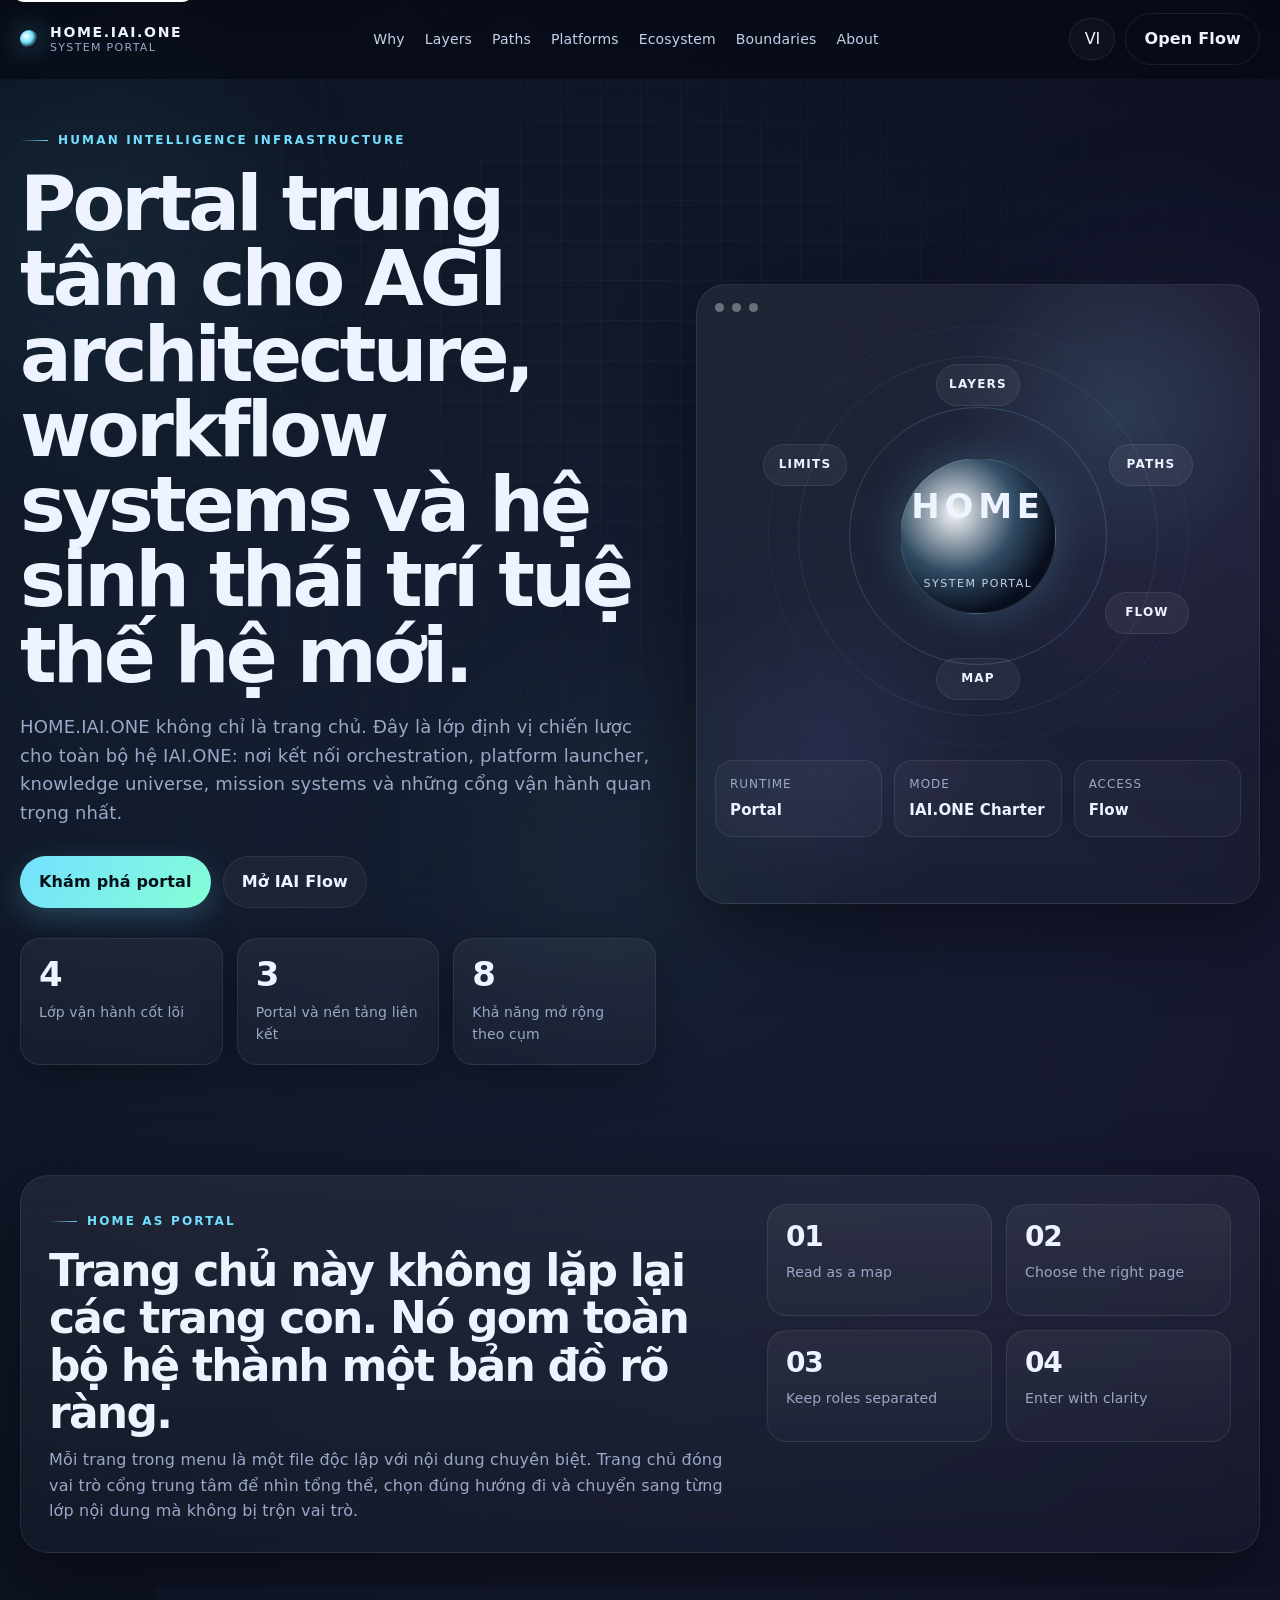
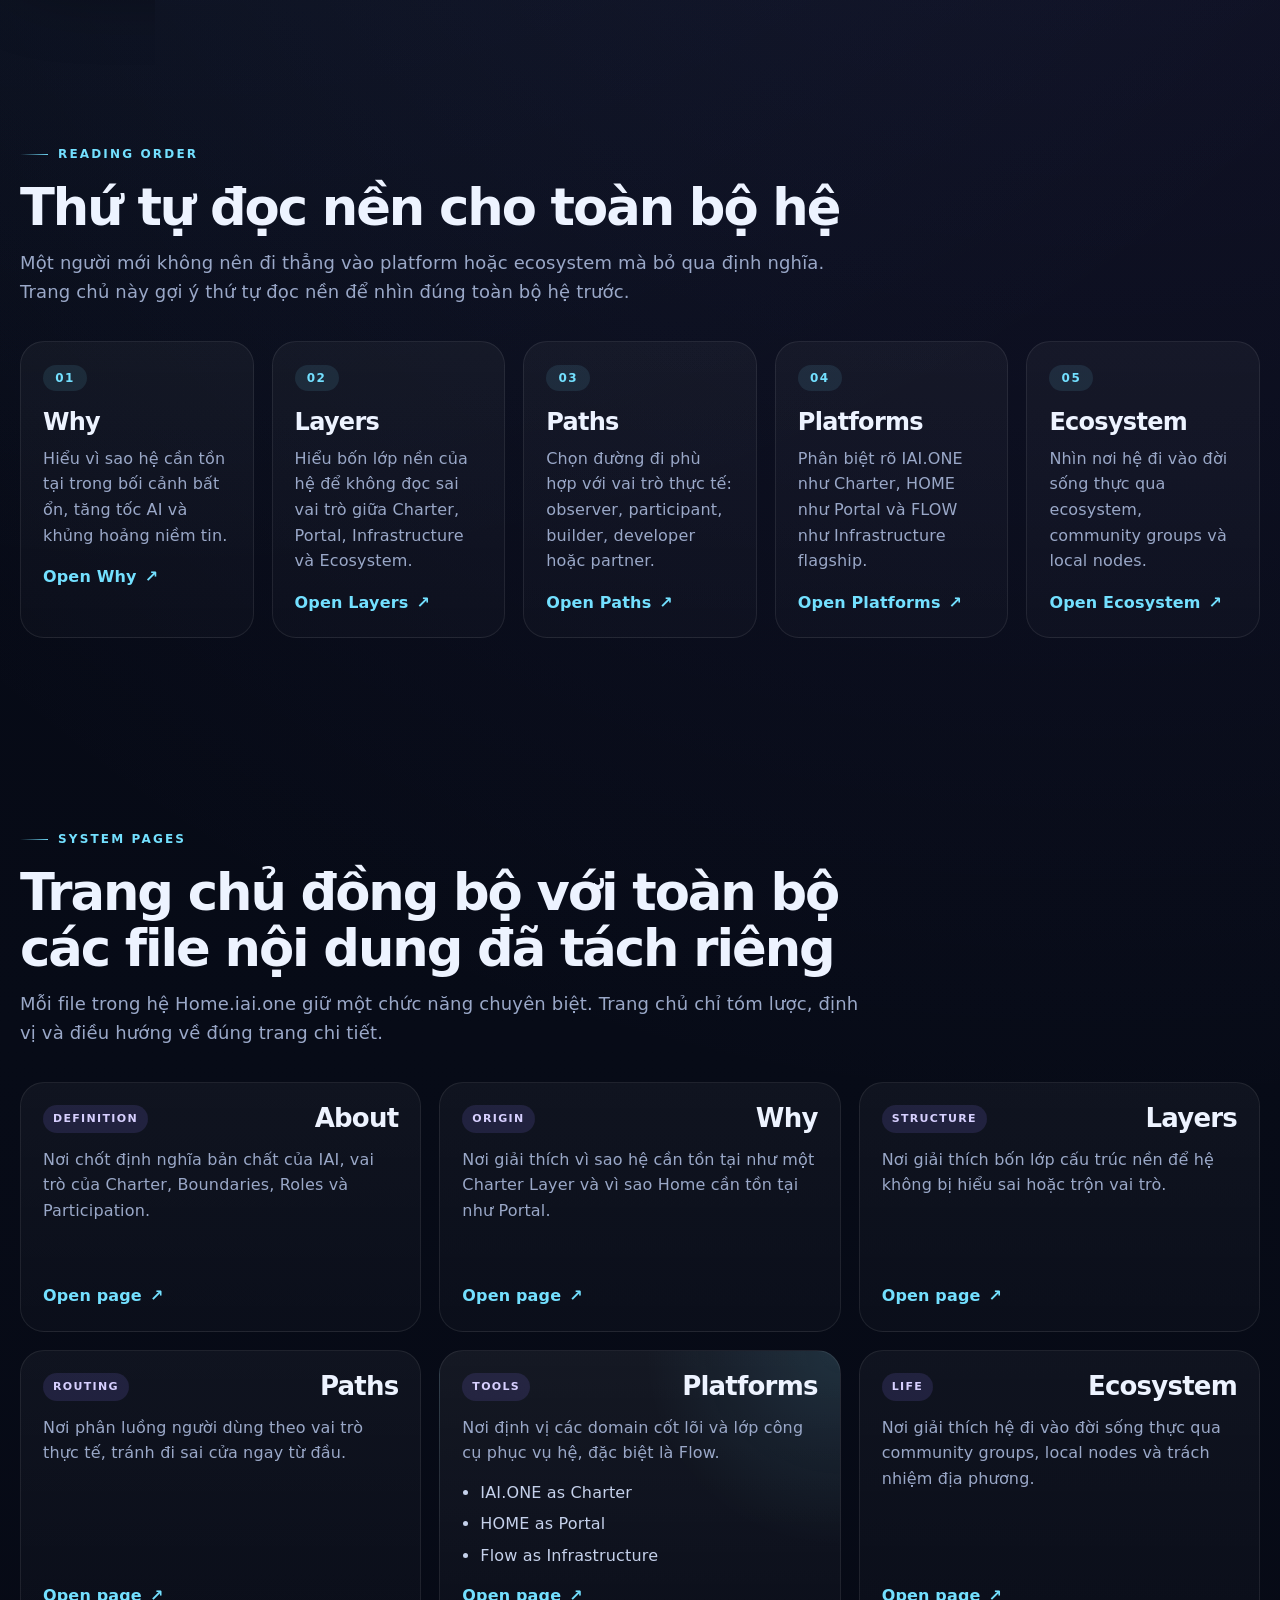
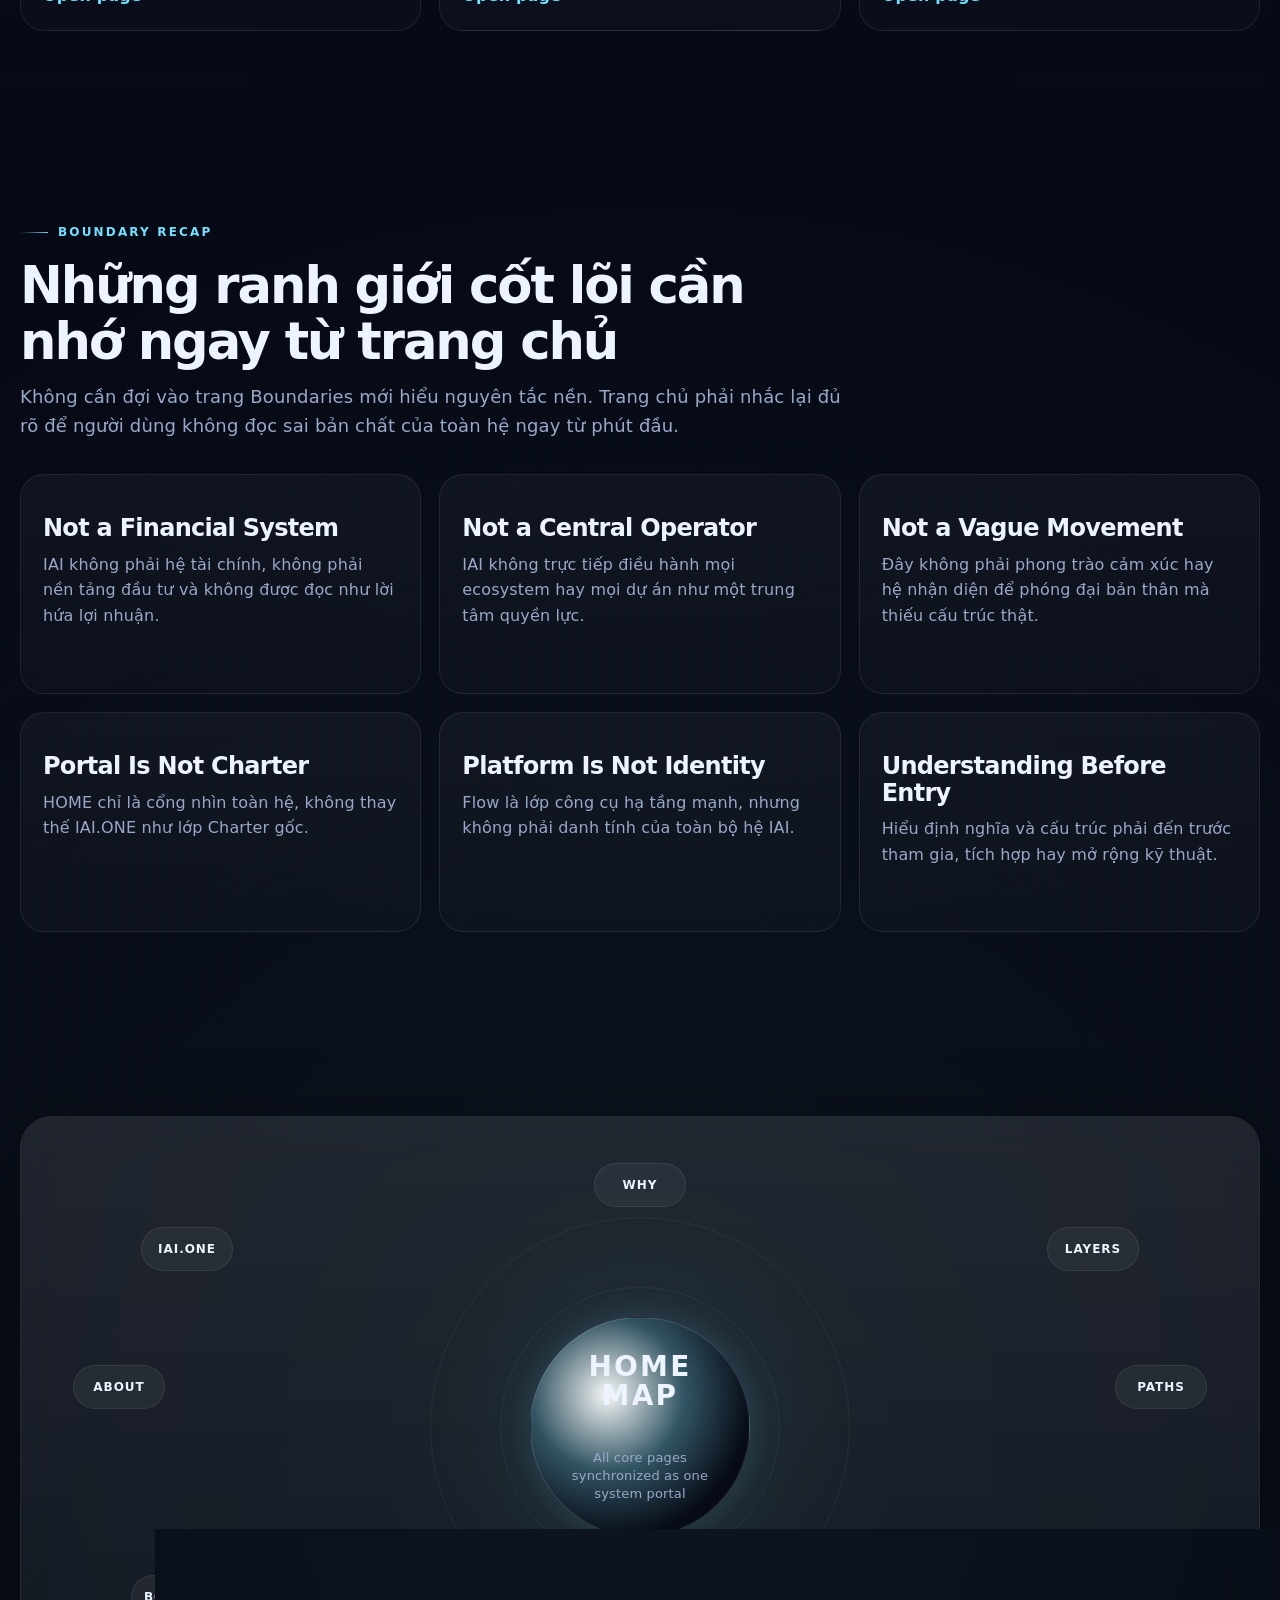
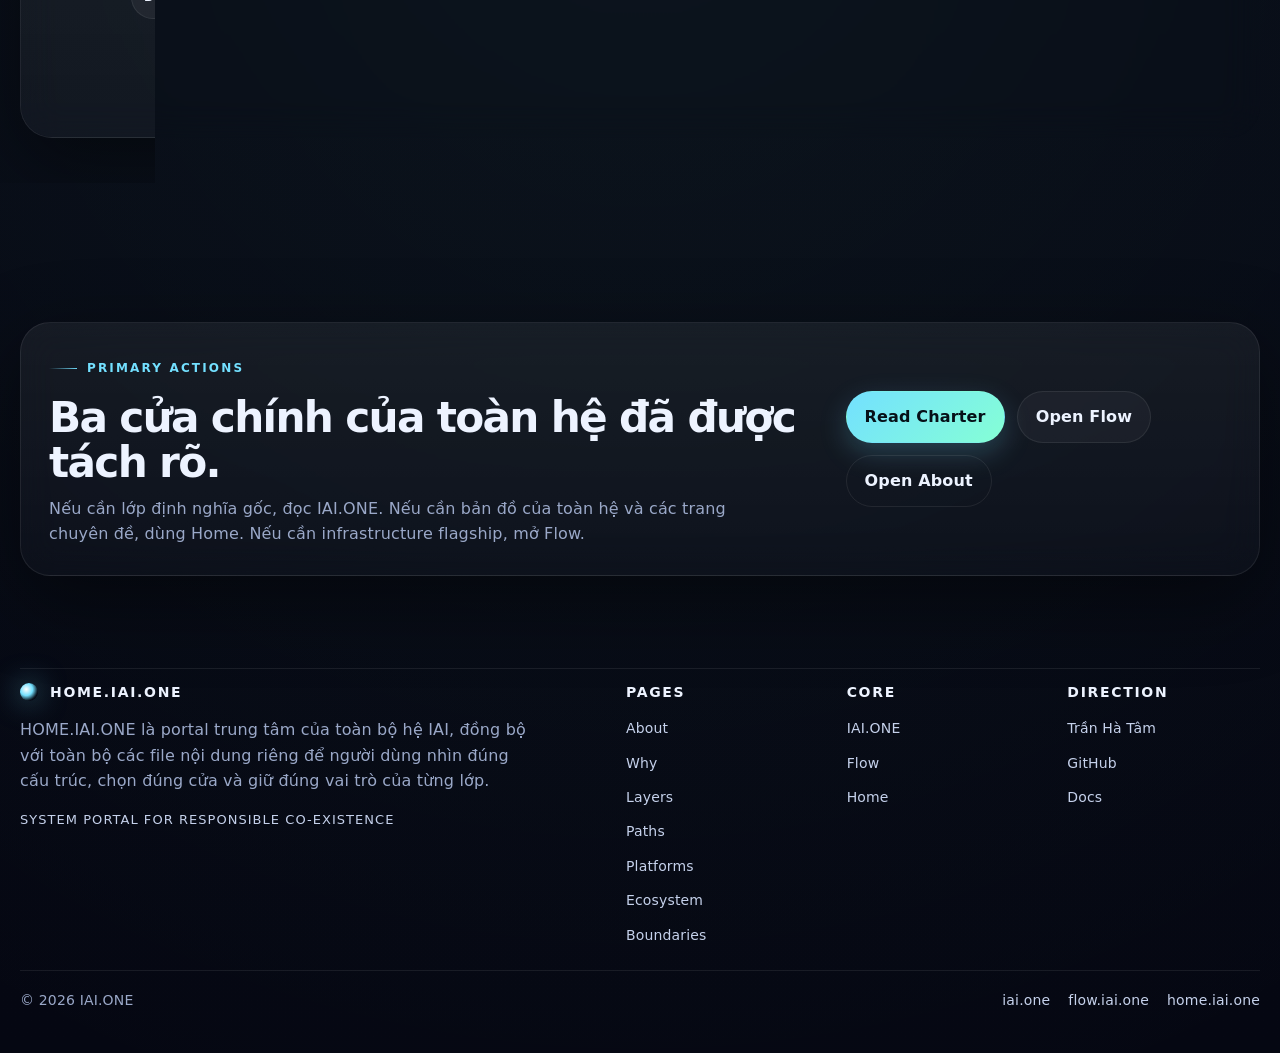
<file: index.html>
<!doctype html>
<html lang="vi">
<head>
  <meta charset="utf-8" />
  <meta name="viewport" content="width=device-width,initial-scale=1,viewport-fit=cover" />
  <meta name="theme-color" content="#060816" />
  <meta name="color-scheme" content="dark" />
  <meta name="format-detection" content="telephone=no" />

  <title>HOME.IAI.ONE — System Portal for Charter, Ecosystem, Community and Infrastructure</title>
  <meta
    name="description"
    content="HOME.IAI.ONE là system portal trung tâm của toàn bộ hệ IAI: nơi kết nối Charter, Ecosystem, Community và Infrastructure thành một bản đồ rõ ràng, có trách nhiệm và có thể đi vào đúng cửa."
  />
  <meta
    name="keywords"
    content="IAI.ONE, HOME.IAI.ONE, system portal, charter, ecosystem, community, infrastructure, AI workflow, Flow, AGI portal"
  />
  <meta name="robots" content="index,follow,max-image-preview:large,max-snippet:-1,max-video-preview:-1" />
  <link rel="canonical" href="https://home.iai.one/" />

  <meta property="og:type" content="website" />
  <meta property="og:site_name" content="IAI.ONE" />
  <meta property="og:title" content="HOME.IAI.ONE — System Portal for Charter, Ecosystem, Community and Infrastructure" />
  <meta
    property="og:description"
    content="Portal trung tâm giúp người dùng hiểu IAI Charter, Ecosystem, Community và Infrastructure theo đúng cấu trúc toàn hệ."
  />
  <meta property="og:url" content="https://home.iai.one/" />
  <meta property="og:image" content="https://home.iai.one/assets/og-home.jpg" />
  <meta property="og:locale" content="vi_VN" />

  <meta name="twitter:card" content="summary_large_image" />
  <meta name="twitter:title" content="HOME.IAI.ONE — System Portal for Charter, Ecosystem, Community and Infrastructure" />
  <meta
    name="twitter:description"
    content="Portal trung tâm giúp người dùng nhìn thấy toàn bộ cấu trúc của hệ IAI và đi vào đúng lớp hệ thống."
  />
  <meta name="twitter:image" content="https://home.iai.one/assets/og-home.jpg" />

  <link rel="stylesheet" href="./style.css" />
  <script defer src="./app.js"></script>

  <script type="application/ld+json">
  {
    "@context":"https://schema.org",
    "@type":"WebSite",
    "name":"HOME.IAI.ONE",
    "url":"https://home.iai.one/",
    "description":"HOME.IAI.ONE là system portal trung tâm của toàn bộ hệ IAI: nơi kết nối Charter, Ecosystem, Community và Infrastructure thành một bản đồ rõ ràng, có trách nhiệm và có thể đi vào đúng cửa.",
    "publisher":{
      "@type":"Organization",
      "name":"IAI.ONE",
      "url":"https://iai.one/"
    }
  }
  </script>
</head>
<body data-page="home">
  <a class="skip-link" href="#main">Bỏ qua điều hướng</a>

  <div class="site-bg" aria-hidden="true">
    <div class="bg-grid"></div>
    <div class="bg-orb orb-a"></div>
    <div class="bg-orb orb-b"></div>
    <div class="bg-orb orb-c"></div>
  </div>

  <header class="site-header" data-header>
    <div class="container header-inner">
      <a class="brand" href="./index.html" aria-label="HOME.IAI.ONE">
        <span class="brand-mark"></span>
        <span class="brand-copy">
          <strong>HOME.IAI.ONE</strong>
          <em>System Portal</em>
        </span>
      </a>

      <nav class="desktop-nav" aria-label="Điều hướng chính">
        <a href="./why.html">Why</a>
        <a href="./layers.html">Layers</a>
        <a href="./paths.html">Paths</a>
        <a href="./platforms.html">Platforms</a>
        <a href="./ecosystem.html">Ecosystem</a>
        <a href="./boundaries.html">Boundaries</a>
        <a href="./about.html">About</a>
      </nav>

      <div class="header-actions">
        <button class="lang-toggle" type="button" data-lang-toggle aria-label="Chuyển đổi ngôn ngữ">
          <span data-lang-label>VI</span>
        </button>

        <a class="button button-ghost desktop-only" href="https://flow.iai.one/" target="_blank" rel="noopener">
          Open Flow
        </a>

        <button
          class="menu-toggle"
          type="button"
          data-menu-toggle
          aria-expanded="false"
          aria-controls="mobileMenu"
          aria-label="Mở menu"
        >
          <span></span>
          <span></span>
        </button>
      </div>
    </div>

    <div class="mobile-menu" id="mobileMenu" data-mobile-menu>
      <nav class="mobile-nav" aria-label="Điều hướng di động">
        <a href="./why.html">Why</a>
        <a href="./layers.html">Layers</a>
        <a href="./paths.html">Paths</a>
        <a href="./platforms.html">Platforms</a>
        <a href="./ecosystem.html">Ecosystem</a>
        <a href="./boundaries.html">Boundaries</a>
        <a href="./about.html">About</a>
        <a href="https://iai.one/" target="_blank" rel="noopener">Read Charter</a>
        <a href="https://flow.iai.one/" target="_blank" rel="noopener">Open Flow</a>
      </nav>
    </div>
  </header>

  <main id="main">
    <section class="hero section" id="hero">
      <div class="container hero-grid">
        <div class="hero-copy reveal">
          <div class="eyebrow" data-i18n="heroEyebrow">SYSTEM PORTAL</div>
          <h1 data-i18n="heroTitle">
            Cổng điều hướng trung tâm cho toàn bộ hệ IAI.
          </h1>
          <p class="hero-lead" data-i18n="heroLead">
            HOME.IAI.ONE không thay thế Charter, không vận hành ecosystem và không đóng vai trò platform. Đây là bản đồ hệ thống giúp người dùng nhìn thấy rõ Charter, Ecosystem, Community và Infrastructure của IAI trước khi đi vào chi tiết.
          </p>

          <div class="hero-actions">
            <a class="button button-primary" href="./layers.html" data-i18n="heroPrimary">Hiểu cấu trúc hệ</a>
            <a class="button button-secondary" href="https://iai.one/" target="_blank" rel="noopener" data-i18n="heroSecondary">Đọc Charter</a>
          </div>

          <ul class="hero-metrics" aria-label="Tóm tắt hệ thống">
            <li class="metric-card reveal">
              <strong data-count="4">0</strong>
              <span data-i18n="metric1">Lớp hệ thống cốt lõi</span>
            </li>
            <li class="metric-card reveal">
              <strong data-count="3">0</strong>
              <span data-i18n="metric2">Vai trò domain trung tâm</span>
            </li>
            <li class="metric-card reveal">
              <strong data-count="8">0</strong>
              <span data-i18n="metric3">Đường đi vào hệ</span>
            </li>
          </ul>
        </div>

        <div class="hero-visual reveal">
          <div class="hero-panel glass">
            <div class="panel-top">
              <span class="window-dot"></span>
              <span class="window-dot"></span>
              <span class="window-dot"></span>
            </div>

            <div class="portal-core">
              <div class="core-ring ring-a"></div>
              <div class="core-ring ring-b"></div>
              <div class="core-ring ring-c"></div>

              <div class="core-center">
                <span>HOME</span>
                <small>System Portal</small>
              </div>

              <button class="orbit-node node-1" type="button" onclick="window.location.href='./layers.html'">LAYERS</button>
              <button class="orbit-node node-2" type="button" onclick="window.location.href='./paths.html'">PATHS</button>
              <button class="orbit-node node-3" type="button" onclick="window.open('https://flow.iai.one/','_blank','noopener')">FLOW</button>
              <button class="orbit-node node-4" type="button" onclick="window.location.href='./ecosystem.html'">MAP</button>
              <button class="orbit-node node-5" type="button" onclick="window.location.href='./boundaries.html'">LIMITS</button>
            </div>

            <div class="portal-status">
              <div class="status-box">
                <span data-i18n="statusLabel1">Root</span>
                <strong>Portal</strong>
              </div>
              <div class="status-box">
                <span data-i18n="statusLabel2">Primary Link</span>
                <strong>IAI.ONE Charter</strong>
              </div>
              <div class="status-box">
                <span data-i18n="statusLabel3">Flagship Platform</span>
                <strong>Flow</strong>
              </div>
            </div>
          </div>
        </div>
      </div>
    </section>

    <section class="section section-intro">
      <div class="container">
        <div class="intro-banner glass reveal">
          <div class="intro-copy">
            <div class="eyebrow">HOME AS PORTAL</div>
            <h2>Trang chủ này không lặp lại các trang con. Nó gom toàn bộ hệ thành một bản đồ rõ ràng.</h2>
            <p>
              Mỗi trang trong menu là một file độc lập với nội dung chuyên biệt. Trang chủ đóng vai trò cổng trung tâm để nhìn tổng thể, chọn đúng hướng đi và chuyển sang từng lớp nội dung mà không bị trộn vai trò.
            </p>
          </div>

          <div class="intro-mini-grid">
            <div class="mini-box reveal">
              <strong>01</strong>
              <span>Read as a map</span>
            </div>
            <div class="mini-box reveal">
              <strong>02</strong>
              <span>Choose the right page</span>
            </div>
            <div class="mini-box reveal">
              <strong>03</strong>
              <span>Keep roles separated</span>
            </div>
            <div class="mini-box reveal">
              <strong>04</strong>
              <span>Enter with clarity</span>
            </div>
          </div>
        </div>
      </div>
    </section>

    <section class="section">
      <div class="container">
        <div class="section-head reveal">
          <div class="eyebrow">READING ORDER</div>
          <h2>Thứ tự đọc nền cho toàn bộ hệ</h2>
          <p>
            Một người mới không nên đi thẳng vào platform hoặc ecosystem mà bỏ qua định nghĩa. Trang chủ này gợi ý thứ tự đọc nền để nhìn đúng toàn bộ hệ trước.
          </p>
        </div>

        <div class="control-grid">
          <article class="control-card reveal">
            <span class="control-badge">01</span>
            <h3>Why</h3>
            <p>Hiểu vì sao hệ cần tồn tại trong bối cảnh bất ổn, tăng tốc AI và khủng hoảng niềm tin.</p>
            <a href="./why.html">Open Why</a>
          </article>

          <article class="control-card reveal">
            <span class="control-badge">02</span>
            <h3>Layers</h3>
            <p>Hiểu bốn lớp nền của hệ để không đọc sai vai trò giữa Charter, Portal, Infrastructure và Ecosystem.</p>
            <a href="./layers.html">Open Layers</a>
          </article>

          <article class="control-card reveal">
            <span class="control-badge">03</span>
            <h3>Paths</h3>
            <p>Chọn đường đi phù hợp với vai trò thực tế: observer, participant, builder, developer hoặc partner.</p>
            <a href="./paths.html">Open Paths</a>
          </article>

          <article class="control-card reveal">
            <span class="control-badge">04</span>
            <h3>Platforms</h3>
            <p>Phân biệt rõ IAI.ONE như Charter, HOME như Portal và FLOW như Infrastructure flagship.</p>
            <a href="./platforms.html">Open Platforms</a>
          </article>

          <article class="control-card reveal">
            <span class="control-badge">05</span>
            <h3>Ecosystem</h3>
            <p>Nhìn nơi hệ đi vào đời sống thực qua ecosystem, community groups và local nodes.</p>
            <a href="./ecosystem.html">Open Ecosystem</a>
          </article>
        </div>
      </div>
    </section>

    <section class="section">
      <div class="container">
        <div class="section-head reveal">
          <div class="eyebrow">SYSTEM PAGES</div>
          <h2>Trang chủ đồng bộ với toàn bộ các file nội dung đã tách riêng</h2>
          <p>
            Mỗi file trong hệ Home.iai.one giữ một chức năng chuyên biệt. Trang chủ chỉ tóm lược, định vị và điều hướng về đúng trang chi tiết.
          </p>
        </div>

        <div class="platform-grid">
          <article class="platform-card reveal">
            <div class="platform-top">
              <span class="platform-badge">Definition</span>
              <h3>About</h3>
            </div>
            <p>Nơi chốt định nghĩa bản chất của IAI, vai trò của Charter, Boundaries, Roles và Participation.</p>
            <a href="./about.html">Open page</a>
          </article>

          <article class="platform-card reveal">
            <div class="platform-top">
              <span class="platform-badge">Origin</span>
              <h3>Why</h3>
            </div>
            <p>Nơi giải thích vì sao hệ cần tồn tại như một Charter Layer và vì sao Home cần tồn tại như Portal.</p>
            <a href="./why.html">Open page</a>
          </article>

          <article class="platform-card reveal">
            <div class="platform-top">
              <span class="platform-badge">Structure</span>
              <h3>Layers</h3>
            </div>
            <p>Nơi giải thích bốn lớp cấu trúc nền để hệ không bị hiểu sai hoặc trộn vai trò.</p>
            <a href="./layers.html">Open page</a>
          </article>

          <article class="platform-card reveal">
            <div class="platform-top">
              <span class="platform-badge">Routing</span>
              <h3>Paths</h3>
            </div>
            <p>Nơi phân luồng người dùng theo vai trò thực tế, tránh đi sai cửa ngay từ đầu.</p>
            <a href="./paths.html">Open page</a>
          </article>

          <article class="platform-card featured reveal">
            <div class="platform-top">
              <span class="platform-badge">Tools</span>
              <h3>Platforms</h3>
            </div>
            <p>Nơi định vị các domain cốt lõi và lớp công cụ phục vụ hệ, đặc biệt là Flow.</p>
            <ul class="platform-points">
              <li>IAI.ONE as Charter</li>
              <li>HOME as Portal</li>
              <li>Flow as Infrastructure</li>
            </ul>
            <a href="./platforms.html">Open page</a>
          </article>

          <article class="platform-card reveal">
            <div class="platform-top">
              <span class="platform-badge">Life</span>
              <h3>Ecosystem</h3>
            </div>
            <p>Nơi giải thích hệ đi vào đời sống thực qua community groups, local nodes và trách nhiệm địa phương.</p>
            <a href="./ecosystem.html">Open page</a>
          </article>
        </div>
      </div>
    </section>

    <section class="section">
      <div class="container">
        <div class="section-head reveal">
          <div class="eyebrow">BOUNDARY RECAP</div>
          <h2>Những ranh giới cốt lõi cần nhớ ngay từ trang chủ</h2>
          <p>
            Không cần đợi vào trang Boundaries mới hiểu nguyên tắc nền. Trang chủ phải nhắc lại đủ rõ để người dùng không đọc sai bản chất của toàn hệ ngay từ phút đầu.
          </p>
        </div>

        <div class="mission-grid">
          <article class="mission-card reveal">
            <h3>Not a Financial System</h3>
            <p>IAI không phải hệ tài chính, không phải nền tảng đầu tư và không được đọc như lời hứa lợi nhuận.</p>
          </article>

          <article class="mission-card reveal">
            <h3>Not a Central Operator</h3>
            <p>IAI không trực tiếp điều hành mọi ecosystem hay mọi dự án như một trung tâm quyền lực.</p>
          </article>

          <article class="mission-card reveal">
            <h3>Not a Vague Movement</h3>
            <p>Đây không phải phong trào cảm xúc hay hệ nhận diện để phóng đại bản thân mà thiếu cấu trúc thật.</p>
          </article>

          <article class="mission-card reveal">
            <h3>Portal Is Not Charter</h3>
            <p>HOME chỉ là cổng nhìn toàn hệ, không thay thế IAI.ONE như lớp Charter gốc.</p>
          </article>

          <article class="mission-card reveal">
            <h3>Platform Is Not Identity</h3>
            <p>Flow là lớp công cụ hạ tầng mạnh, nhưng không phải danh tính của toàn bộ hệ IAI.</p>
          </article>

          <article class="mission-card reveal">
            <h3>Understanding Before Entry</h3>
            <p>Hiểu định nghĩa và cấu trúc phải đến trước tham gia, tích hợp hay mở rộng kỹ thuật.</p>
          </article>
        </div>
      </div>
    </section>

    <section class="section">
      <div class="container">
        <div class="ecosystem-shell glass reveal">
          <div class="ecosystem-map">
            <button class="ecosystem-node e1" type="button" onclick="window.location.href='./why.html'">WHY</button>
            <button class="ecosystem-node e2" type="button" onclick="window.location.href='./layers.html'">LAYERS</button>
            <button class="ecosystem-node e3" type="button" onclick="window.location.href='./paths.html'">PATHS</button>
            <button class="ecosystem-node e4" type="button" onclick="window.location.href='./platforms.html'">PLATFORMS</button>
            <button class="ecosystem-node e5" type="button" onclick="window.location.href='./ecosystem.html'">ECOSYSTEM</button>
            <button class="ecosystem-node e6" type="button" onclick="window.location.href='./boundaries.html'">BOUNDARIES</button>
            <button class="ecosystem-node e7" type="button" onclick="window.location.href='./about.html'">ABOUT</button>
            <button class="ecosystem-node e8" type="button" onclick="window.open('https://iai.one/','_blank','noopener')">IAI.ONE</button>

            <div class="ecosystem-center">
              <strong>HOME MAP</strong>
              <span>All core pages synchronized as one system portal</span>
            </div>
          </div>
        </div>
      </div>
    </section>

    <section class="section">
      <div class="container">
        <div class="cta-panel glass reveal">
          <div class="cta-copy">
            <div class="eyebrow">PRIMARY ACTIONS</div>
            <h2>Ba cửa chính của toàn hệ đã được tách rõ.</h2>
            <p>
              Nếu cần lớp định nghĩa gốc, đọc IAI.ONE. Nếu cần bản đồ của toàn hệ và các trang chuyên đề, dùng Home. Nếu cần infrastructure flagship, mở Flow.
            </p>
          </div>

          <div class="cta-actions">
            <a class="button button-primary" href="https://iai.one/" target="_blank" rel="noopener">
              Read Charter
            </a>
            <a class="button button-secondary" href="https://flow.iai.one/" target="_blank" rel="noopener">
              Open Flow
            </a>
            <a class="button button-ghost" href="./about.html">
              Open About
            </a>
          </div>
        </div>
      </div>
    </section>
  </main>

  <footer class="site-footer">
    <div class="container footer-grid">
      <div class="footer-brand">
        <div class="footer-logo">
          <span class="logo-mark"></span>
          <strong>HOME.IAI.ONE</strong>
        </div>
        <p>
          HOME.IAI.ONE là portal trung tâm của toàn bộ hệ IAI, đồng bộ với toàn bộ các file nội dung riêng để người dùng nhìn đúng cấu trúc, chọn đúng cửa và giữ đúng vai trò của từng lớp.
        </p>
        <div class="footer-meta">
          <span>System Portal for Responsible Co-Existence</span>
        </div>
      </div>

      <div class="footer-col">
        <h4>Pages</h4>
        <nav>
          <a href="./about.html">About</a>
          <a href="./why.html">Why</a>
          <a href="./layers.html">Layers</a>
          <a href="./paths.html">Paths</a>
          <a href="./platforms.html">Platforms</a>
          <a href="./ecosystem.html">Ecosystem</a>
          <a href="./boundaries.html">Boundaries</a>
        </nav>
      </div>

      <div class="footer-col">
        <h4>Core</h4>
        <nav>
          <a href="https://iai.one/" target="_blank" rel="noopener">IAI.ONE</a>
          <a href="https://flow.iai.one/" target="_blank" rel="noopener">Flow</a>
          <a href="./index.html">Home</a>
        </nav>
      </div>

      <div class="footer-col">
        <h4>Direction</h4>
        <nav>
          <a href="https://tranhatam.com/" target="_blank" rel="noopener">Trần Hà Tâm</a>
          <a href="https://github.com/tranhatam-collab/Home.iai.one" target="_blank" rel="noopener">GitHub</a>
          <a href="https://docs.iai.one/" target="_blank" rel="noopener">Docs</a>
        </nav>
      </div>
    </div>

    <div class="footer-bottom">
      <div class="container footer-bottom-inner">
        <span class="copyright">© <span id="year"></span> IAI.ONE</span>
        <div class="footer-links">
          <a href="https://iai.one/" target="_blank" rel="noopener">iai.one</a>
          <a href="https://flow.iai.one/" target="_blank" rel="noopener">flow.iai.one</a>
          <a href="https://home.iai.one/" target="_blank" rel="noopener">home.iai.one</a>
        </div>
      </div>
    </div>
  </footer>
</body>
</html>
</file>
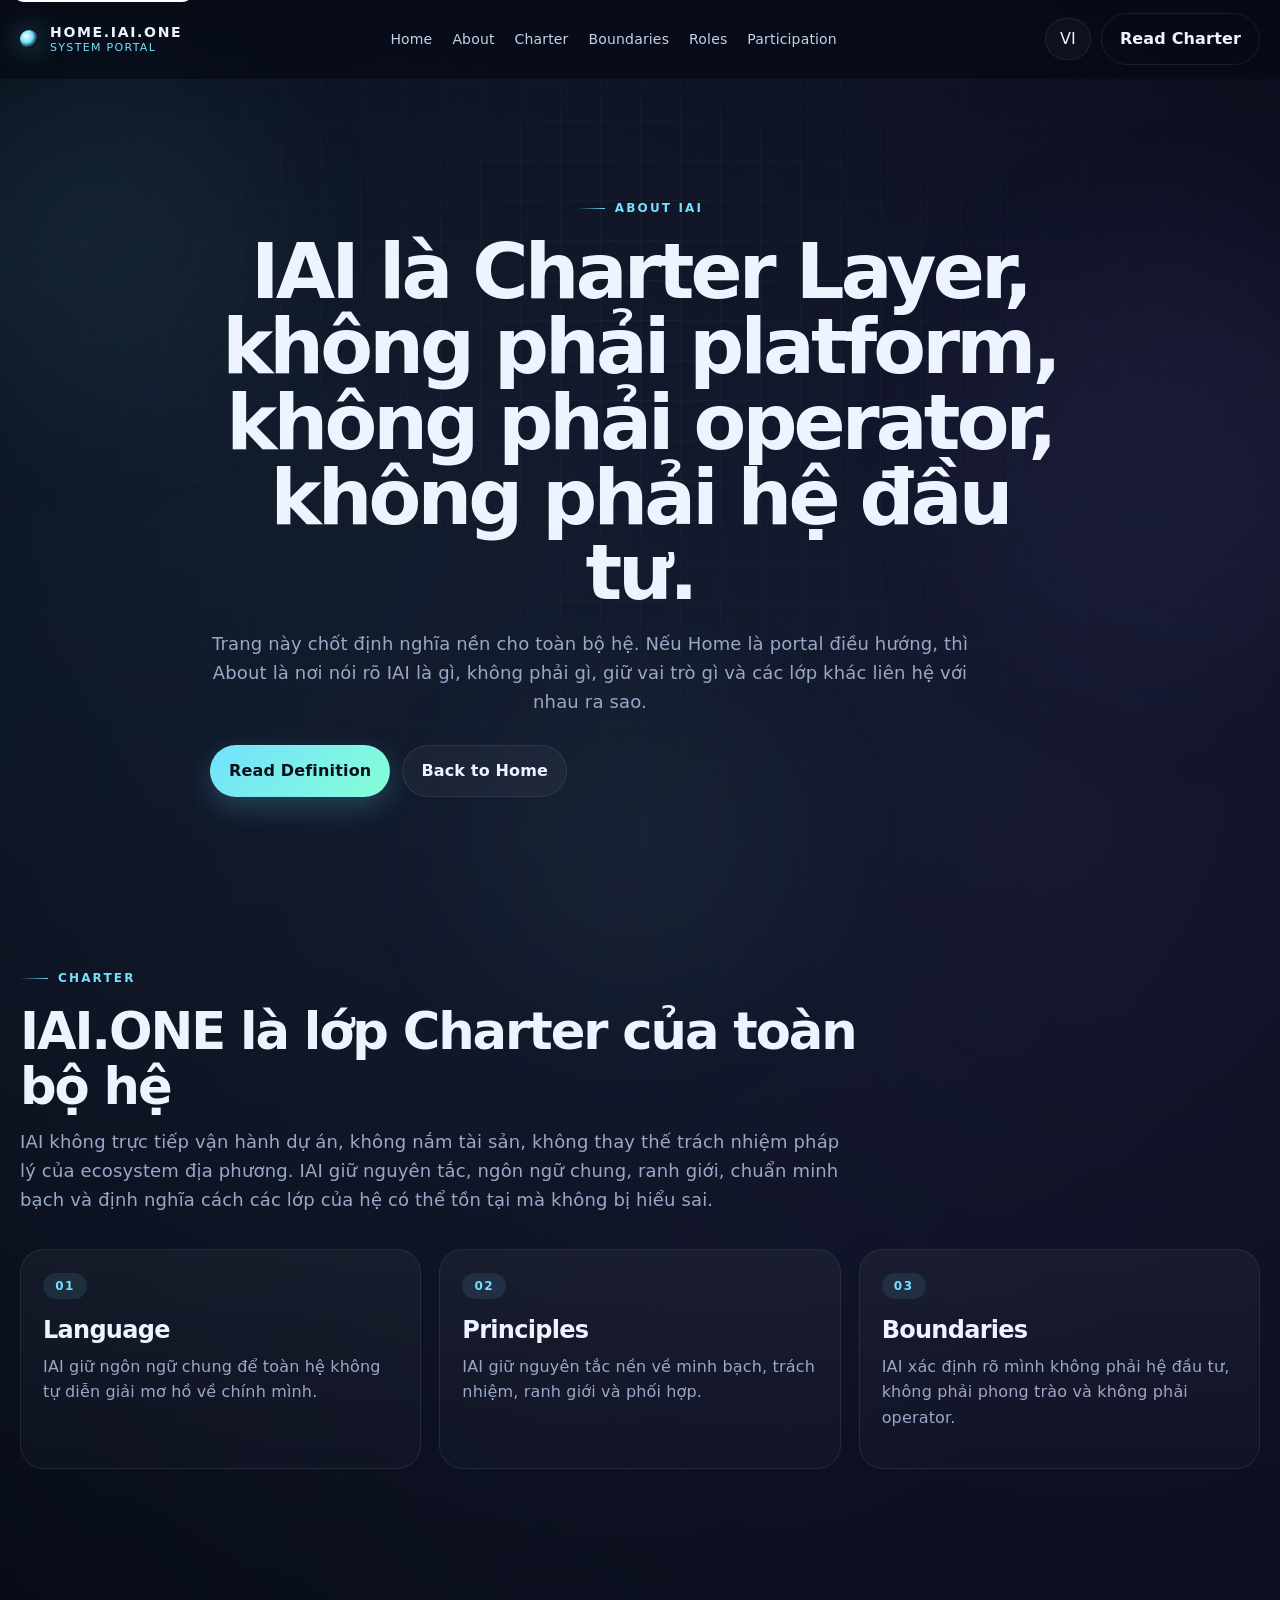
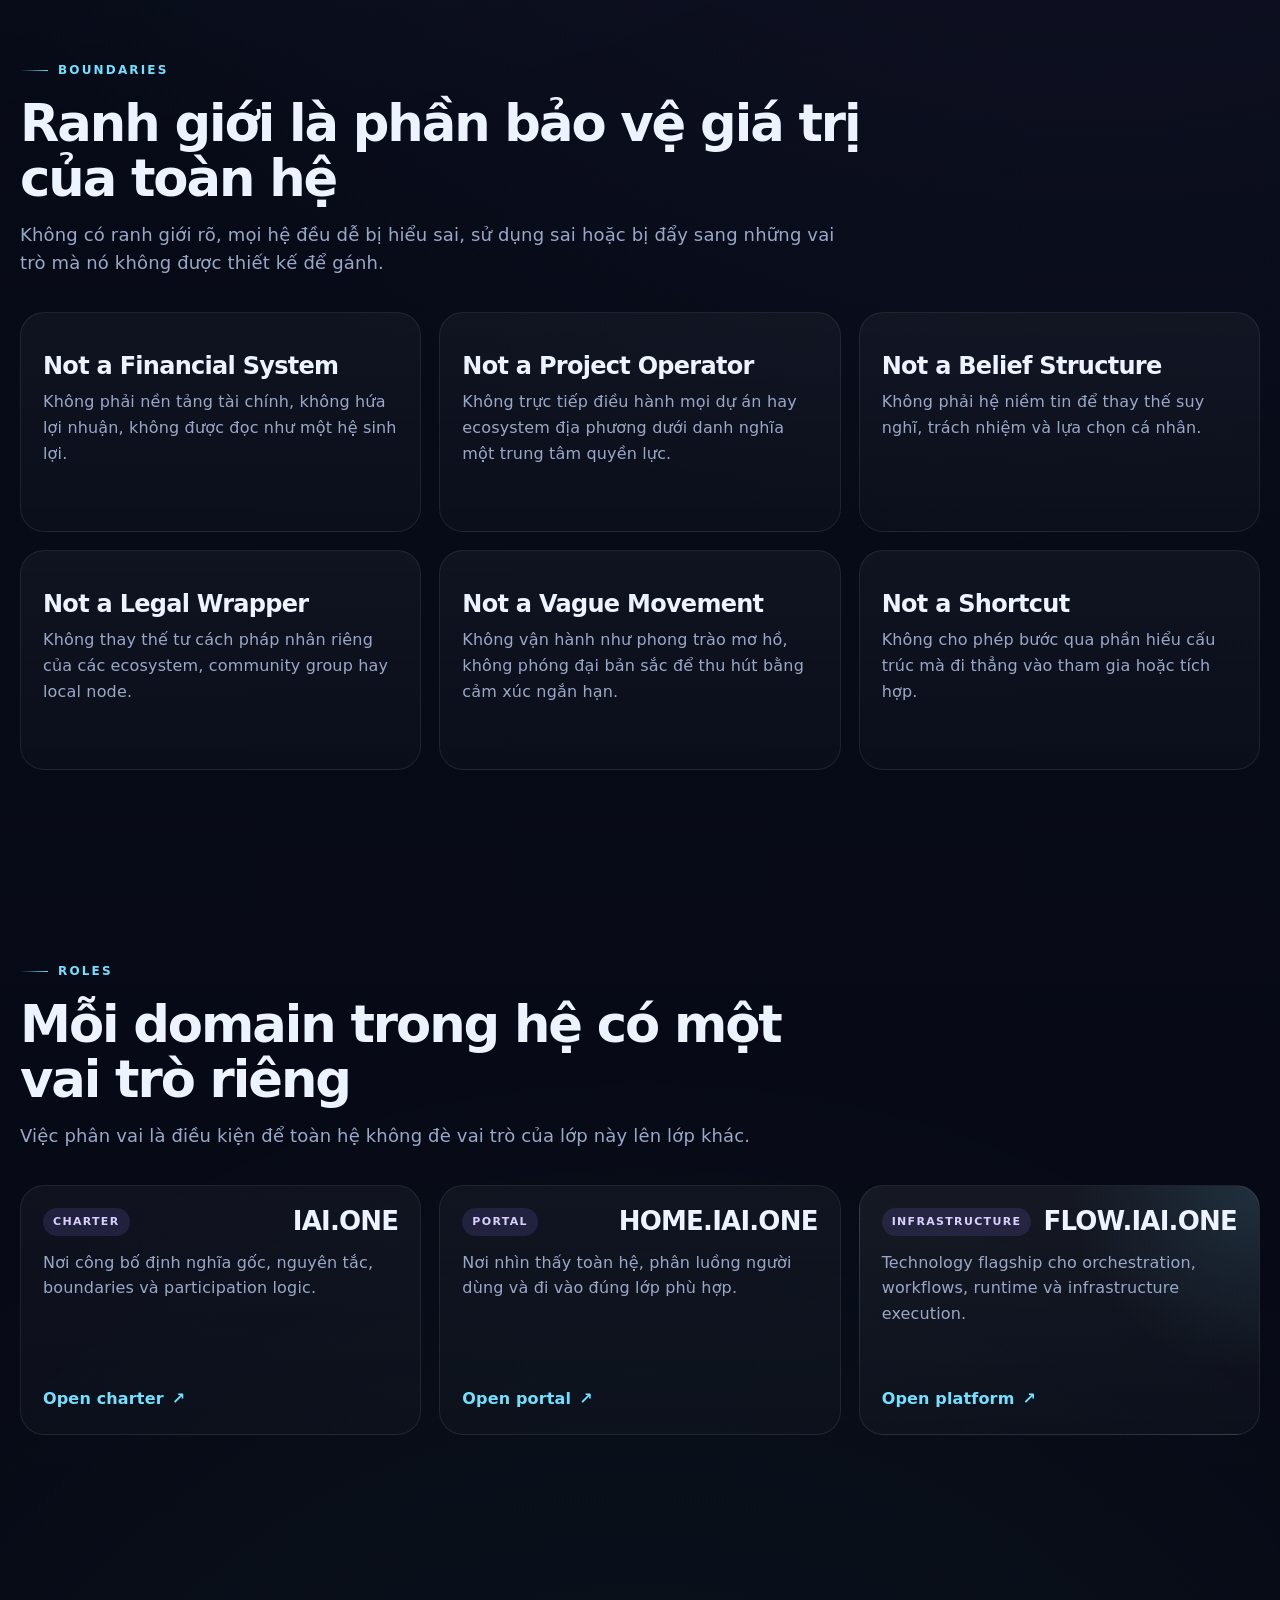
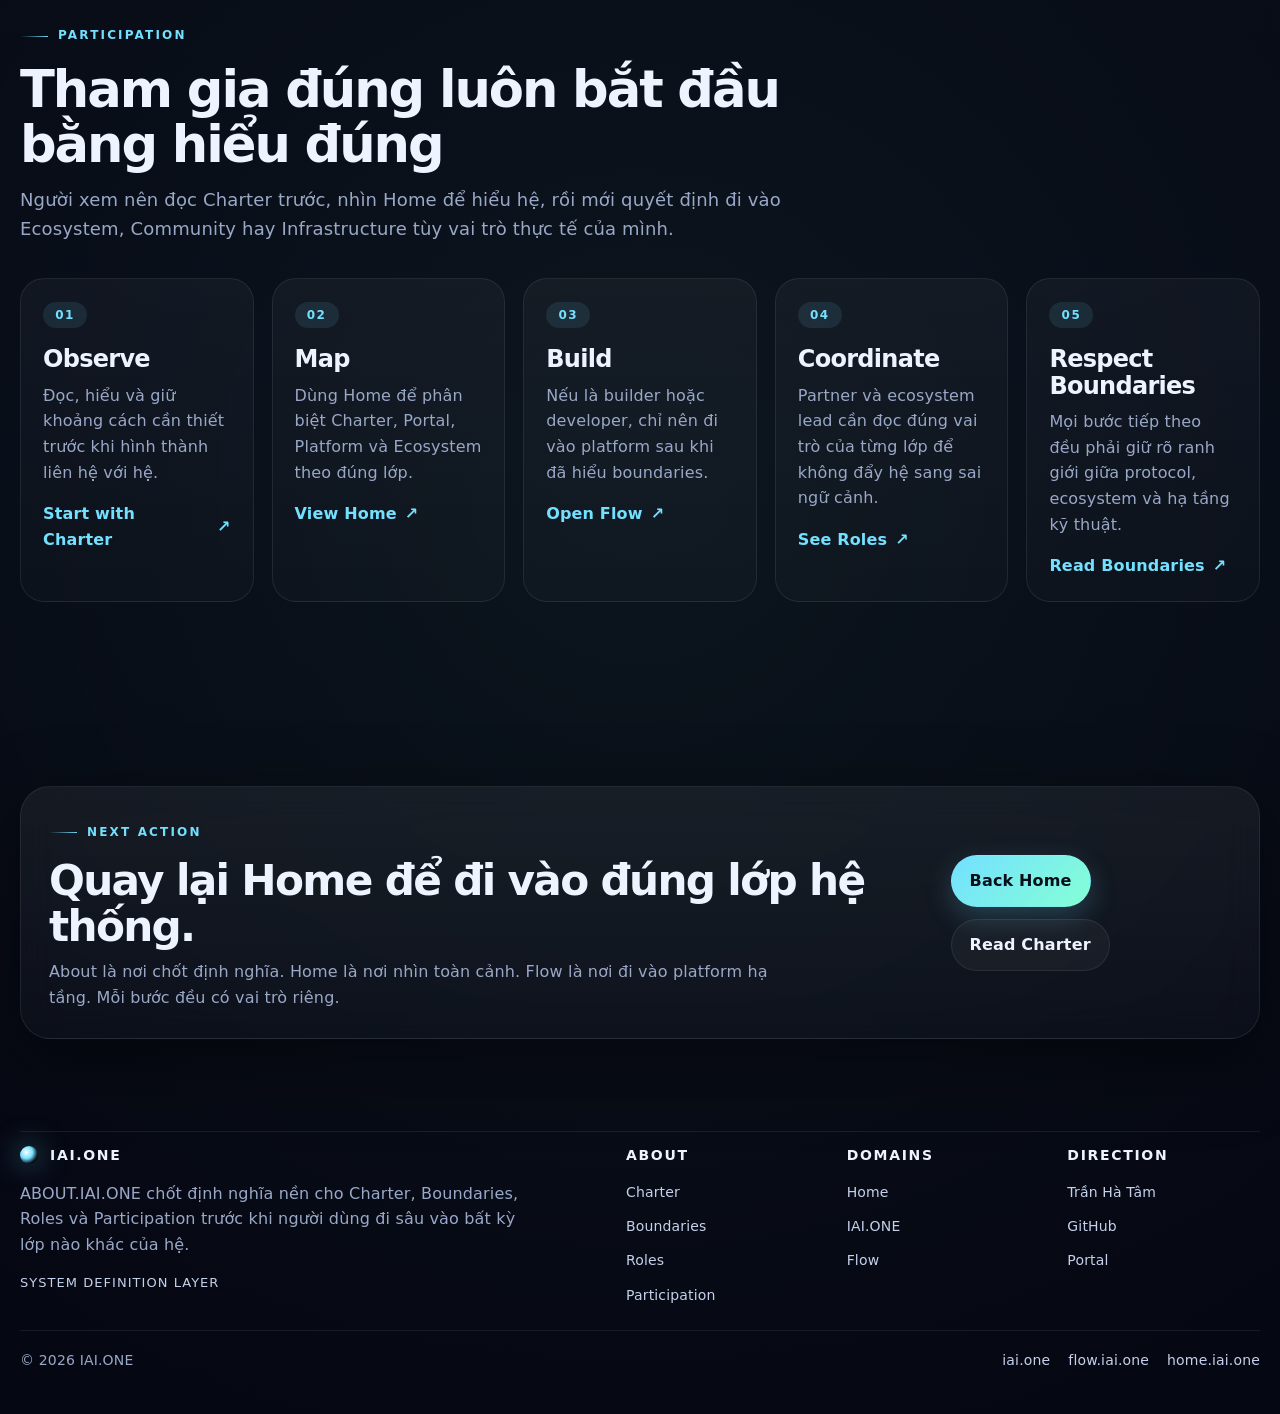
<file: about.html>
<!doctype html>
<html lang="vi">
<head>
  <meta charset="utf-8" />
  <meta name="viewport" content="width=device-width,initial-scale=1,viewport-fit=cover" />
  <meta name="theme-color" content="#060816" />
  <meta name="color-scheme" content="dark" />
  <meta name="format-detection" content="telephone=no" />

  <title>ABOUT.IAI.ONE — Charter, Boundaries and System Definition</title>
  <meta
    name="description"
    content="About IAI.ONE: định nghĩa Charter, Boundaries, Participation, Ecosystem và vai trò của HOME trong toàn bộ hệ thống."
  />
  <meta name="robots" content="index,follow,max-image-preview:large,max-snippet:-1,max-video-preview:-1" />
  <link rel="canonical" href="https://home.iai.one/about.html" />

  <meta property="og:type" content="website" />
  <meta property="og:site_name" content="IAI.ONE" />
  <meta property="og:title" content="ABOUT.IAI.ONE — Charter, Boundaries and System Definition" />
  <meta
    property="og:description"
    content="Trang định nghĩa bản chất của IAI: Charter, Boundaries, Participation, Ecosystem và vai trò của HOME."
  />
  <meta property="og:url" content="https://home.iai.one/about.html" />
  <meta property="og:image" content="https://home.iai.one/assets/og-home.jpg" />
  <meta property="og:locale" content="vi_VN" />

  <meta name="twitter:card" content="summary_large_image" />
  <meta name="twitter:title" content="ABOUT.IAI.ONE — Charter, Boundaries and System Definition" />
  <meta
    name="twitter:description"
    content="Trang định nghĩa bản chất của IAI: Charter, Boundaries, Participation, Ecosystem và vai trò của HOME."
  />
  <meta name="twitter:image" content="https://home.iai.one/assets/og-home.jpg" />

  <link rel="stylesheet" href="./style.css" />
  <script defer src="./app.js"></script>
</head>
<body data-page="about">
  <a class="skip-link" href="#main">Bỏ qua điều hướng</a>

  <div class="site-bg" aria-hidden="true">
    <div class="bg-grid"></div>
    <div class="bg-orb orb-a"></div>
    <div class="bg-orb orb-b"></div>
    <div class="bg-orb orb-c"></div>
  </div>

  <header class="site-header" data-header>
    <div class="container header-inner">
      <a class="brand" href="./index.html" aria-label="HOME.IAI.ONE">
        <span class="brand-mark"></span>
        <span class="brand-copy">
          <strong>HOME.IAI.ONE</strong>
          <em>System Portal</em>
        </span>
      </a>

      <nav class="desktop-nav" aria-label="Điều hướng chính">
        <a href="./index.html">Home</a>
        <a href="#about-hero">About</a>
        <a href="#charter">Charter</a>
        <a href="#boundaries">Boundaries</a>
        <a href="#roles">Roles</a>
        <a href="#participation">Participation</a>
      </nav>

      <div class="header-actions">
        <button class="lang-toggle" type="button" data-lang-toggle aria-label="Chuyển đổi ngôn ngữ">
          <span data-lang-label>VI</span>
        </button>

        <a class="button button-ghost desktop-only" href="https://iai.one/" target="_blank" rel="noopener">
          Read Charter
        </a>

        <button
          class="menu-toggle"
          type="button"
          data-menu-toggle
          aria-expanded="false"
          aria-controls="mobileMenu"
          aria-label="Mở menu"
        >
          <span></span>
          <span></span>
        </button>
      </div>
    </div>

    <div class="mobile-menu" id="mobileMenu" data-mobile-menu>
      <nav class="mobile-nav" aria-label="Điều hướng di động">
        <a href="./index.html">Home</a>
        <a href="#about-hero">About</a>
        <a href="#charter">Charter</a>
        <a href="#boundaries">Boundaries</a>
        <a href="#roles">Roles</a>
        <a href="#participation">Participation</a>
        <a href="https://iai.one/" target="_blank" rel="noopener">Read Charter</a>
      </nav>
    </div>
  </header>

  <main id="main">
    <section class="hero hero-compact section" id="about-hero">
      <div class="container narrow">
        <div class="hero-copy centered reveal">
          <div class="eyebrow">ABOUT IAI</div>
          <h1>IAI là Charter Layer, không phải platform, không phải operator, không phải hệ đầu tư.</h1>
          <p class="hero-lead">
            Trang này chốt định nghĩa nền cho toàn bộ hệ. Nếu Home là portal điều hướng, thì About là nơi nói rõ IAI là gì, không phải gì, giữ vai trò gì và các lớp khác liên hệ với nhau ra sao.
          </p>

          <div class="hero-actions">
            <a class="button button-primary" href="#charter">Read Definition</a>
            <a class="button button-secondary" href="./index.html">Back to Home</a>
          </div>
        </div>
      </div>
    </section>

    <section class="section" id="charter">
      <div class="container">
        <div class="section-head reveal">
          <div class="eyebrow">CHARTER</div>
          <h2>IAI.ONE là lớp Charter của toàn bộ hệ</h2>
          <p>
            IAI không trực tiếp vận hành dự án, không nắm tài sản, không thay thế trách nhiệm pháp lý của ecosystem địa phương. IAI giữ nguyên tắc, ngôn ngữ chung, ranh giới, chuẩn minh bạch và định nghĩa cách các lớp của hệ có thể tồn tại mà không bị hiểu sai.
          </p>
        </div>

        <div class="architecture-grid">
          <article class="feature-card reveal">
            <span class="feature-index">01</span>
            <h3>Language</h3>
            <p>IAI giữ ngôn ngữ chung để toàn hệ không tự diễn giải mơ hồ về chính mình.</p>
          </article>

          <article class="feature-card reveal">
            <span class="feature-index">02</span>
            <h3>Principles</h3>
            <p>IAI giữ nguyên tắc nền về minh bạch, trách nhiệm, ranh giới và phối hợp.</p>
          </article>

          <article class="feature-card reveal">
            <span class="feature-index">03</span>
            <h3>Boundaries</h3>
            <p>IAI xác định rõ mình không phải hệ đầu tư, không phải phong trào và không phải operator.</p>
          </article>
        </div>
      </div>
    </section>

    <section class="section" id="boundaries">
      <div class="container">
        <div class="section-head reveal">
          <div class="eyebrow">BOUNDARIES</div>
          <h2>Ranh giới là phần bảo vệ giá trị của toàn hệ</h2>
          <p>
            Không có ranh giới rõ, mọi hệ đều dễ bị hiểu sai, sử dụng sai hoặc bị đẩy sang những vai trò mà nó không được thiết kế để gánh.
          </p>
        </div>

        <div class="mission-grid">
          <article class="mission-card reveal">
            <h3>Not a Financial System</h3>
            <p>Không phải nền tảng tài chính, không hứa lợi nhuận, không được đọc như một hệ sinh lợi.</p>
          </article>

          <article class="mission-card reveal">
            <h3>Not a Project Operator</h3>
            <p>Không trực tiếp điều hành mọi dự án hay ecosystem địa phương dưới danh nghĩa một trung tâm quyền lực.</p>
          </article>

          <article class="mission-card reveal">
            <h3>Not a Belief Structure</h3>
            <p>Không phải hệ niềm tin để thay thế suy nghĩ, trách nhiệm và lựa chọn cá nhân.</p>
          </article>

          <article class="mission-card reveal">
            <h3>Not a Legal Wrapper</h3>
            <p>Không thay thế tư cách pháp nhân riêng của các ecosystem, community group hay local node.</p>
          </article>

          <article class="mission-card reveal">
            <h3>Not a Vague Movement</h3>
            <p>Không vận hành như phong trào mơ hồ, không phóng đại bản sắc để thu hút bằng cảm xúc ngắn hạn.</p>
          </article>

          <article class="mission-card reveal">
            <h3>Not a Shortcut</h3>
            <p>Không cho phép bước qua phần hiểu cấu trúc mà đi thẳng vào tham gia hoặc tích hợp.</p>
          </article>
        </div>
      </div>
    </section>

    <section class="section" id="roles">
      <div class="container">
        <div class="section-head reveal">
          <div class="eyebrow">ROLES</div>
          <h2>Mỗi domain trong hệ có một vai trò riêng</h2>
          <p>
            Việc phân vai là điều kiện để toàn hệ không đè vai trò của lớp này lên lớp khác.
          </p>
        </div>

        <div class="platform-grid">
          <article class="platform-card reveal">
            <div class="platform-top">
              <span class="platform-badge">Charter</span>
              <h3>IAI.ONE</h3>
            </div>
            <p>Nơi công bố định nghĩa gốc, nguyên tắc, boundaries và participation logic.</p>
            <a href="https://iai.one/" target="_blank" rel="noopener">Open charter</a>
          </article>

          <article class="platform-card reveal">
            <div class="platform-top">
              <span class="platform-badge">Portal</span>
              <h3>HOME.IAI.ONE</h3>
            </div>
            <p>Nơi nhìn thấy toàn hệ, phân luồng người dùng và đi vào đúng lớp phù hợp.</p>
            <a href="./index.html">Open portal</a>
          </article>

          <article class="platform-card featured reveal">
            <div class="platform-top">
              <span class="platform-badge">Infrastructure</span>
              <h3>FLOW.IAI.ONE</h3>
            </div>
            <p>Technology flagship cho orchestration, workflows, runtime và infrastructure execution.</p>
            <a href="https://flow.iai.one/" target="_blank" rel="noopener">Open platform</a>
          </article>
        </div>
      </div>
    </section>

    <section class="section" id="participation">
      <div class="container">
        <div class="section-head reveal">
          <div class="eyebrow">PARTICIPATION</div>
          <h2>Tham gia đúng luôn bắt đầu bằng hiểu đúng</h2>
          <p>
            Người xem nên đọc Charter trước, nhìn Home để hiểu hệ, rồi mới quyết định đi vào Ecosystem, Community hay Infrastructure tùy vai trò thực tế của mình.
          </p>
        </div>

        <div class="control-grid">
          <article class="control-card reveal">
            <span class="control-badge">01</span>
            <h3>Observe</h3>
            <p>Đọc, hiểu và giữ khoảng cách cần thiết trước khi hình thành liên hệ với hệ.</p>
            <a href="https://iai.one/" target="_blank" rel="noopener">Start with Charter</a>
          </article>

          <article class="control-card reveal">
            <span class="control-badge">02</span>
            <h3>Map</h3>
            <p>Dùng Home để phân biệt Charter, Portal, Platform và Ecosystem theo đúng lớp.</p>
            <a href="./index.html">View Home</a>
          </article>

          <article class="control-card reveal">
            <span class="control-badge">03</span>
            <h3>Build</h3>
            <p>Nếu là builder hoặc developer, chỉ nên đi vào platform sau khi đã hiểu boundaries.</p>
            <a href="https://flow.iai.one/" target="_blank" rel="noopener">Open Flow</a>
          </article>

          <article class="control-card reveal">
            <span class="control-badge">04</span>
            <h3>Coordinate</h3>
            <p>Partner và ecosystem lead cần đọc đúng vai trò của từng lớp để không đẩy hệ sang sai ngữ cảnh.</p>
            <a href="#roles">See Roles</a>
          </article>

          <article class="control-card reveal">
            <span class="control-badge">05</span>
            <h3>Respect Boundaries</h3>
            <p>Mọi bước tiếp theo đều phải giữ rõ ranh giới giữa protocol, ecosystem và hạ tầng kỹ thuật.</p>
            <a href="#boundaries">Read Boundaries</a>
          </article>
        </div>
      </div>
    </section>

    <section class="section">
      <div class="container">
        <div class="cta-panel glass reveal">
          <div class="cta-copy">
            <div class="eyebrow">NEXT ACTION</div>
            <h2>Quay lại Home để đi vào đúng lớp hệ thống.</h2>
            <p>
              About là nơi chốt định nghĩa. Home là nơi nhìn toàn cảnh. Flow là nơi đi vào platform hạ tầng. Mỗi bước đều có vai trò riêng.
            </p>
          </div>

          <div class="cta-actions">
            <a class="button button-primary" href="./index.html">Back Home</a>
            <a class="button button-secondary" href="https://iai.one/" target="_blank" rel="noopener">Read Charter</a>
          </div>
        </div>
      </div>
    </section>
  </main>

  <footer class="site-footer">
    <div class="container footer-grid">
      <div class="footer-brand">
        <div class="footer-logo">
          <span class="logo-mark"></span>
          <strong>IAI.ONE</strong>
        </div>
        <p>
          ABOUT.IAI.ONE chốt định nghĩa nền cho Charter, Boundaries, Roles và Participation trước khi người dùng đi sâu vào bất kỳ lớp nào khác của hệ.
        </p>
        <div class="footer-meta">
          <span>System Definition Layer</span>
        </div>
      </div>

      <div class="footer-col">
        <h4>About</h4>
        <nav>
          <a href="#charter">Charter</a>
          <a href="#boundaries">Boundaries</a>
          <a href="#roles">Roles</a>
          <a href="#participation">Participation</a>
        </nav>
      </div>

      <div class="footer-col">
        <h4>Domains</h4>
        <nav>
          <a href="./index.html">Home</a>
          <a href="https://iai.one/" target="_blank" rel="noopener">IAI.ONE</a>
          <a href="https://flow.iai.one/" target="_blank" rel="noopener">Flow</a>
        </nav>
      </div>

      <div class="footer-col">
        <h4>Direction</h4>
        <nav>
          <a href="https://tranhatam.com/" target="_blank" rel="noopener">Trần Hà Tâm</a>
          <a href="https://github.com/tranhatam-collab/Home.iai.one" target="_blank" rel="noopener">GitHub</a>
          <a href="https://home.iai.one/" target="_blank" rel="noopener">Portal</a>
        </nav>
      </div>
    </div>

    <div class="footer-bottom">
      <div class="container footer-bottom-inner">
        <span class="copyright">© <span id="year"></span> IAI.ONE</span>
        <div class="footer-links">
          <a href="https://iai.one/" target="_blank" rel="noopener">iai.one</a>
          <a href="https://flow.iai.one/" target="_blank" rel="noopener">flow.iai.one</a>
          <a href="https://home.iai.one/" target="_blank" rel="noopener">home.iai.one</a>
        </div>
      </div>
    </div>
  </footer>
</body>
</html>
</file>
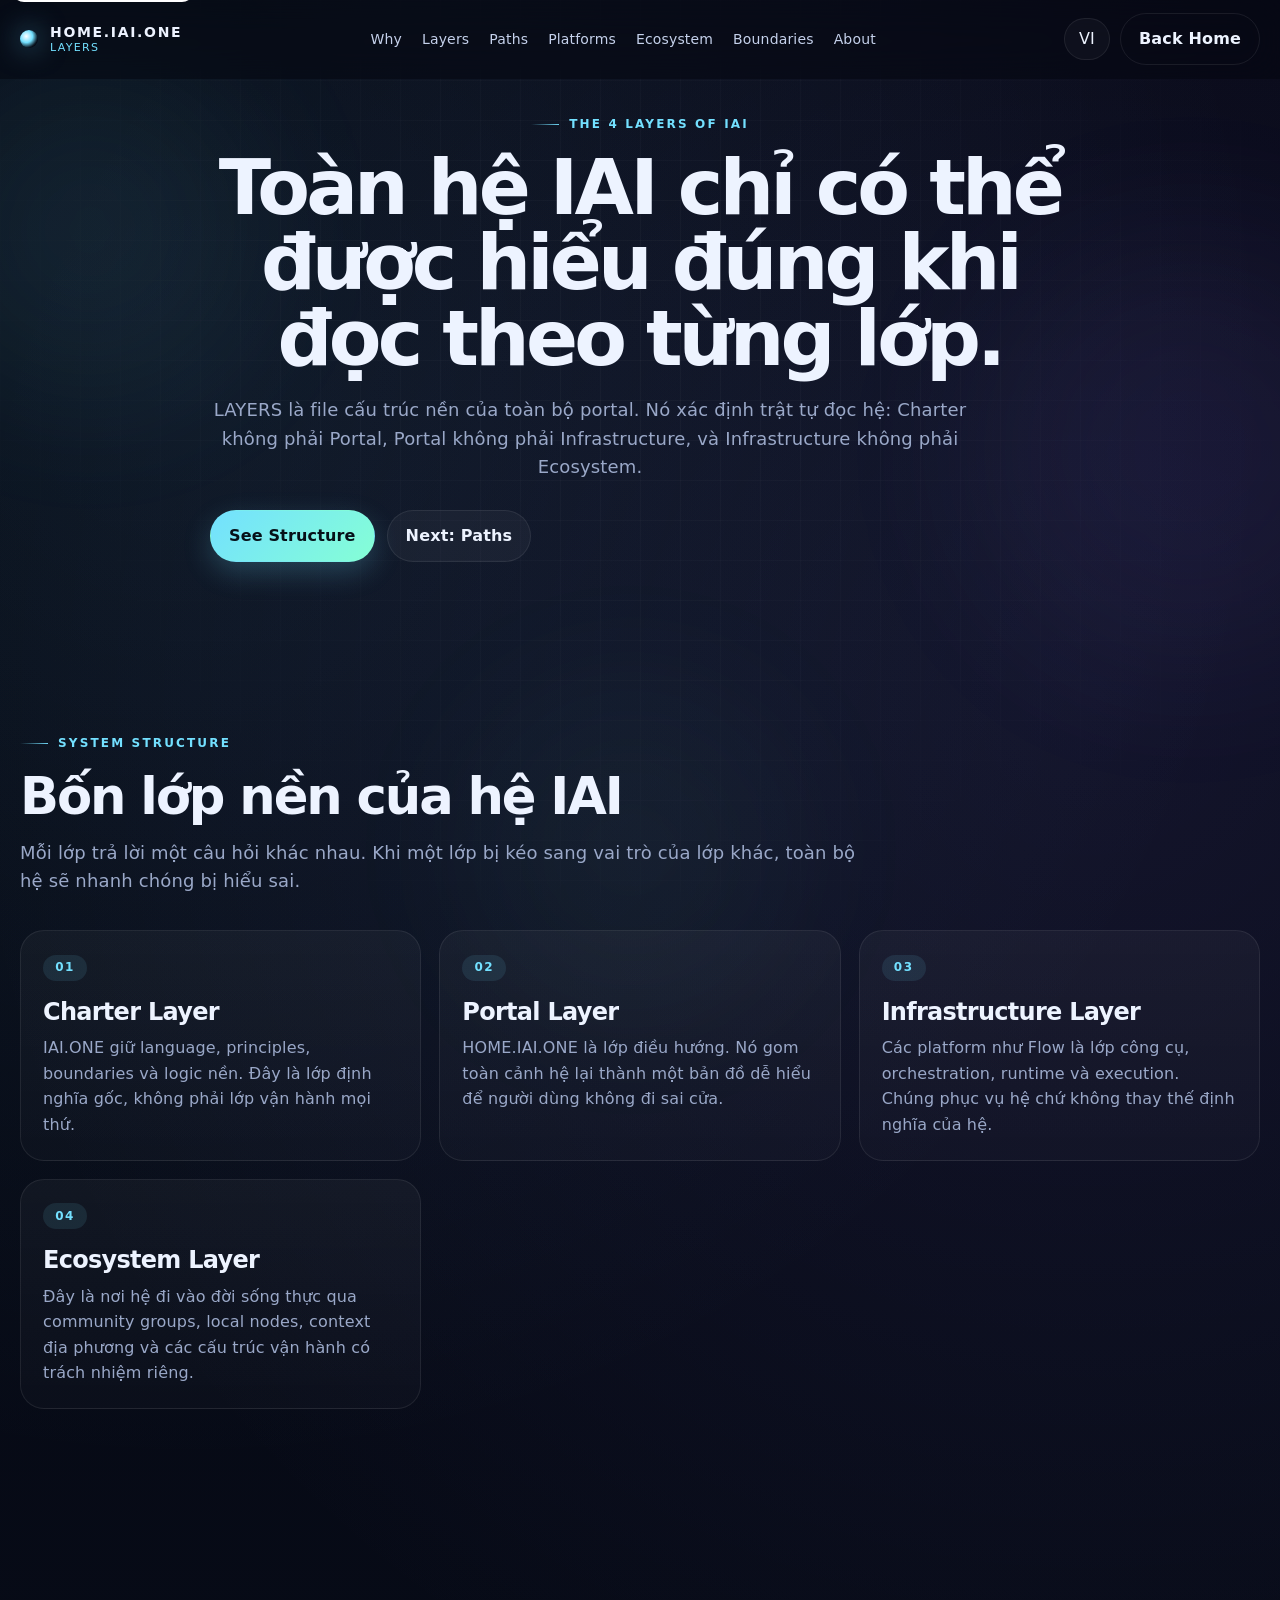
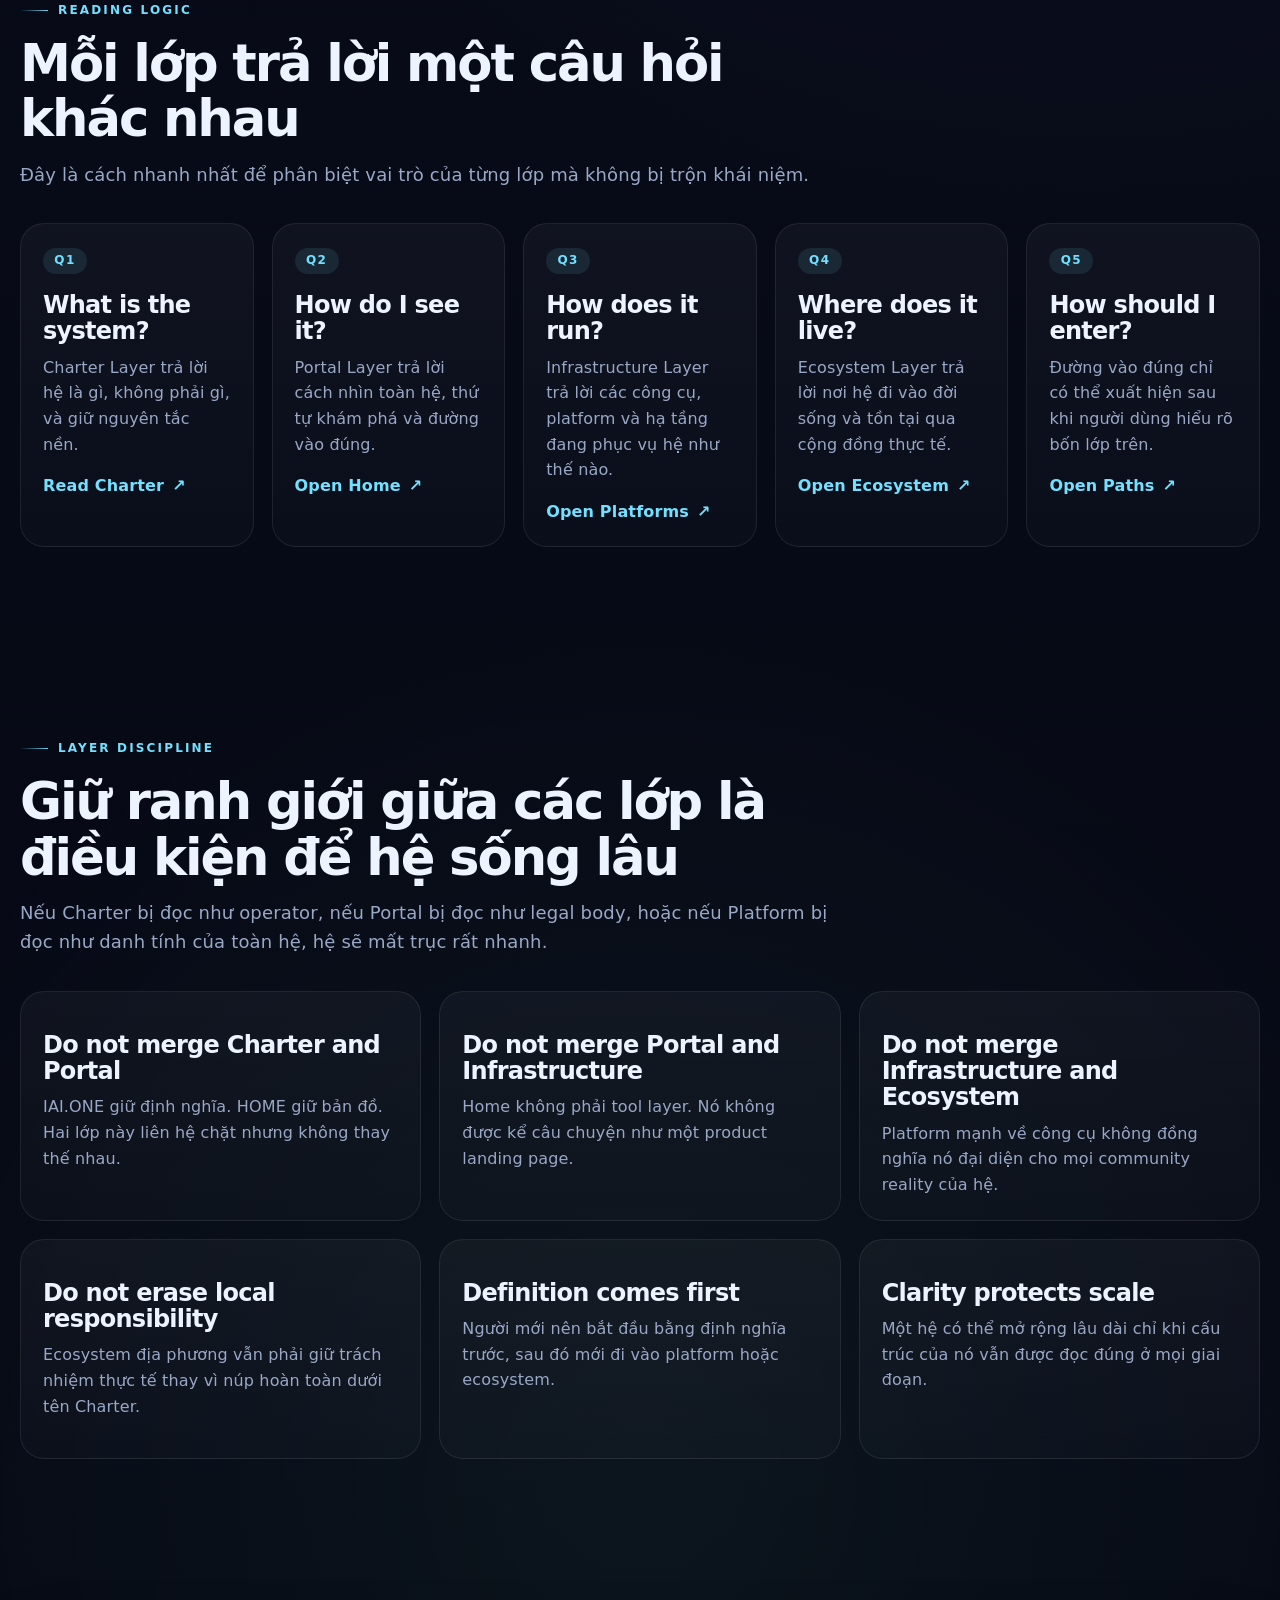
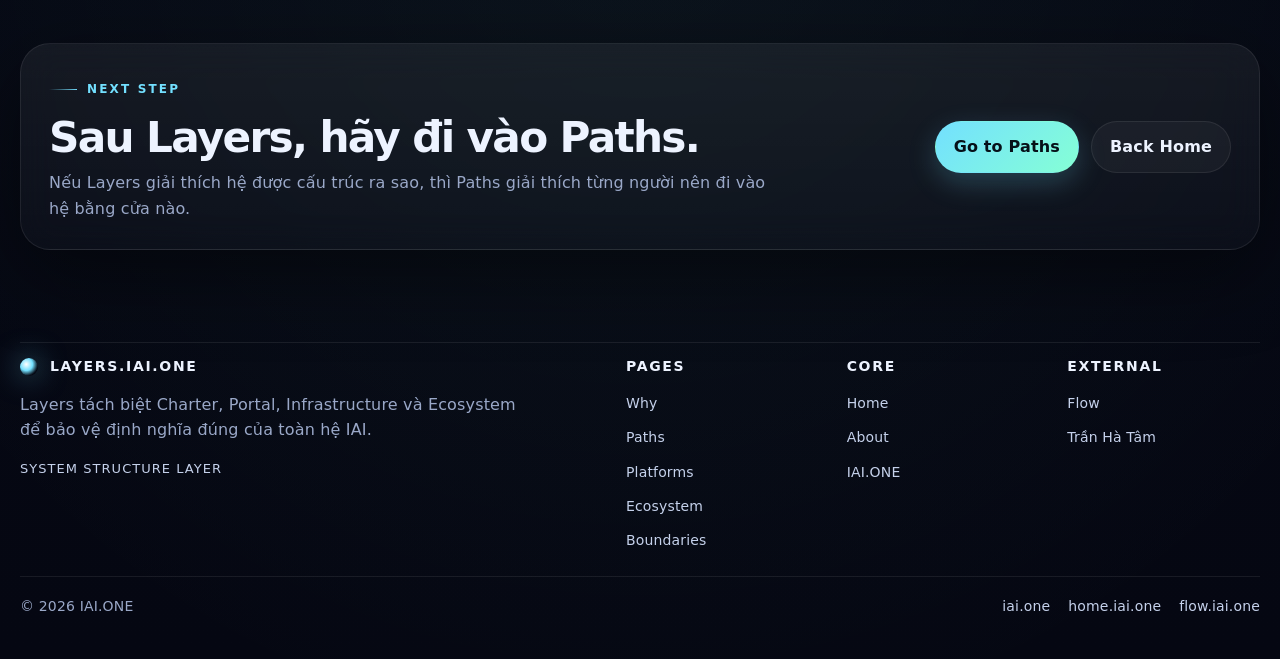
<file: layers.html>
<!doctype html>
<html lang="vi">
<head>
  <meta charset="utf-8" />
  <meta name="viewport" content="width=device-width,initial-scale=1,viewport-fit=cover" />
  <meta name="theme-color" content="#060816" />
  <meta name="color-scheme" content="dark" />
  <meta name="format-detection" content="telephone=no" />

  <title>LAYERS.IAI.ONE — 4 lớp cấu trúc của hệ IAI</title>
  <meta
    name="description"
    content="Trang LAYERS của HOME.IAI.ONE giải thích 4 lớp cấu trúc: Charter, Portal, Infrastructure và Ecosystem."
  />
  <meta name="robots" content="index,follow,max-image-preview:large,max-snippet:-1,max-video-preview:-1" />
  <link rel="canonical" href="https://home.iai.one/layers.html" />

  <meta property="og:type" content="website" />
  <meta property="og:site_name" content="IAI.ONE" />
  <meta property="og:title" content="LAYERS.IAI.ONE — 4 lớp cấu trúc của hệ IAI" />
  <meta
    property="og:description"
    content="Trang LAYERS của HOME.IAI.ONE giải thích 4 lớp cấu trúc: Charter, Portal, Infrastructure và Ecosystem."
  />
  <meta property="og:url" content="https://home.iai.one/layers.html" />
  <meta property="og:image" content="https://home.iai.one/assets/og-home.jpg" />
  <meta property="og:locale" content="vi_VN" />

  <meta name="twitter:card" content="summary_large_image" />
  <meta name="twitter:title" content="LAYERS.IAI.ONE — 4 lớp cấu trúc của hệ IAI" />
  <meta
    name="twitter:description"
    content="Trang LAYERS của HOME.IAI.ONE giải thích 4 lớp cấu trúc: Charter, Portal, Infrastructure và Ecosystem."
  />
  <meta name="twitter:image" content="https://home.iai.one/assets/og-home.jpg" />

  <link rel="stylesheet" href="./style.css" />
  <script defer src="./app.js"></script>
</head>
<body data-page="layers">
  <a class="skip-link" href="#main">Bỏ qua điều hướng</a>

  <div class="site-bg" aria-hidden="true">
    <div class="bg-grid"></div>
    <div class="bg-orb orb-a"></div>
    <div class="bg-orb orb-b"></div>
    <div class="bg-orb orb-c"></div>
  </div>

  <header class="site-header" data-header>
    <div class="container header-inner">
      <a class="brand" href="./index.html" aria-label="HOME.IAI.ONE">
        <span class="brand-mark"></span>
        <span class="brand-copy">
          <strong>HOME.IAI.ONE</strong>
          <em>Layers</em>
        </span>
      </a>

      <nav class="desktop-nav" aria-label="Điều hướng chính">
        <a href="./why.html">Why</a>
        <a href="./layers.html">Layers</a>
        <a href="./paths.html">Paths</a>
        <a href="./platforms.html">Platforms</a>
        <a href="./ecosystem.html">Ecosystem</a>
        <a href="./boundaries.html">Boundaries</a>
        <a href="./about.html">About</a>
      </nav>

      <div class="header-actions">
        <button class="lang-toggle" type="button" data-lang-toggle aria-label="Chuyển đổi ngôn ngữ">
          <span data-lang-label>VI</span>
        </button>

        <a class="button button-ghost desktop-only" href="./index.html">
          Back Home
        </a>

        <button class="menu-toggle" type="button" data-menu-toggle aria-expanded="false" aria-controls="mobileMenu" aria-label="Mở menu">
          <span></span>
          <span></span>
        </button>
      </div>
    </div>

    <div class="mobile-menu" id="mobileMenu" data-mobile-menu>
      <nav class="mobile-nav" aria-label="Điều hướng di động">
        <a href="./why.html">Why</a>
        <a href="./layers.html">Layers</a>
        <a href="./paths.html">Paths</a>
        <a href="./platforms.html">Platforms</a>
        <a href="./ecosystem.html">Ecosystem</a>
        <a href="./boundaries.html">Boundaries</a>
        <a href="./about.html">About</a>
        <a href="./index.html">Home</a>
      </nav>
    </div>
  </header>

  <main id="main">
    <section class="hero hero-compact section page-hero">
      <div class="container narrow">
        <div class="hero-copy centered reveal">
          <div class="eyebrow">THE 4 LAYERS OF IAI</div>
          <h1>Toàn hệ IAI chỉ có thể được hiểu đúng khi đọc theo từng lớp.</h1>
          <p class="hero-lead">
            LAYERS là file cấu trúc nền của toàn bộ portal. Nó xác định trật tự đọc hệ: Charter không phải Portal, Portal không phải Infrastructure, và Infrastructure không phải Ecosystem.
          </p>

          <div class="hero-actions">
            <a class="button button-primary" href="#layers-core">See Structure</a>
            <a class="button button-secondary" href="./paths.html">Next: Paths</a>
          </div>
        </div>
      </div>
    </section>

    <section class="section" id="layers-core">
      <div class="container">
        <div class="section-head reveal">
          <div class="eyebrow">SYSTEM STRUCTURE</div>
          <h2>Bốn lớp nền của hệ IAI</h2>
          <p>
            Mỗi lớp trả lời một câu hỏi khác nhau. Khi một lớp bị kéo sang vai trò của lớp khác, toàn bộ hệ sẽ nhanh chóng bị hiểu sai.
          </p>
        </div>

        <div class="architecture-grid">
          <article class="feature-card reveal">
            <span class="feature-index">01</span>
            <h3>Charter Layer</h3>
            <p>
              IAI.ONE giữ language, principles, boundaries và logic nền. Đây là lớp định nghĩa gốc, không phải lớp vận hành mọi thứ.
            </p>
          </article>

          <article class="feature-card reveal">
            <span class="feature-index">02</span>
            <h3>Portal Layer</h3>
            <p>
              HOME.IAI.ONE là lớp điều hướng. Nó gom toàn cảnh hệ lại thành một bản đồ dễ hiểu để người dùng không đi sai cửa.
            </p>
          </article>

          <article class="feature-card reveal">
            <span class="feature-index">03</span>
            <h3>Infrastructure Layer</h3>
            <p>
              Các platform như Flow là lớp công cụ, orchestration, runtime và execution. Chúng phục vụ hệ chứ không thay thế định nghĩa của hệ.
            </p>
          </article>

          <article class="feature-card reveal">
            <span class="feature-index">04</span>
            <h3>Ecosystem Layer</h3>
            <p>
              Đây là nơi hệ đi vào đời sống thực qua community groups, local nodes, context địa phương và các cấu trúc vận hành có trách nhiệm riêng.
            </p>
          </article>
        </div>
      </div>
    </section>

    <section class="section">
      <div class="container">
        <div class="section-head reveal">
          <div class="eyebrow">READING LOGIC</div>
          <h2>Mỗi lớp trả lời một câu hỏi khác nhau</h2>
          <p>
            Đây là cách nhanh nhất để phân biệt vai trò của từng lớp mà không bị trộn khái niệm.
          </p>
        </div>

        <div class="control-grid">
          <article class="control-card reveal">
            <span class="control-badge">Q1</span>
            <h3>What is the system?</h3>
            <p>Charter Layer trả lời hệ là gì, không phải gì, và giữ nguyên tắc nền.</p>
            <a href="https://iai.one/" target="_blank" rel="noopener">Read Charter</a>
          </article>

          <article class="control-card reveal">
            <span class="control-badge">Q2</span>
            <h3>How do I see it?</h3>
            <p>Portal Layer trả lời cách nhìn toàn hệ, thứ tự khám phá và đường vào đúng.</p>
            <a href="./index.html">Open Home</a>
          </article>

          <article class="control-card reveal">
            <span class="control-badge">Q3</span>
            <h3>How does it run?</h3>
            <p>Infrastructure Layer trả lời các công cụ, platform và hạ tầng đang phục vụ hệ như thế nào.</p>
            <a href="./platforms.html">Open Platforms</a>
          </article>

          <article class="control-card reveal">
            <span class="control-badge">Q4</span>
            <h3>Where does it live?</h3>
            <p>Ecosystem Layer trả lời nơi hệ đi vào đời sống và tồn tại qua cộng đồng thực tế.</p>
            <a href="./ecosystem.html">Open Ecosystem</a>
          </article>

          <article class="control-card reveal">
            <span class="control-badge">Q5</span>
            <h3>How should I enter?</h3>
            <p>Đường vào đúng chỉ có thể xuất hiện sau khi người dùng hiểu rõ bốn lớp trên.</p>
            <a href="./paths.html">Open Paths</a>
          </article>
        </div>
      </div>
    </section>

    <section class="section">
      <div class="container">
        <div class="section-head reveal">
          <div class="eyebrow">LAYER DISCIPLINE</div>
          <h2>Giữ ranh giới giữa các lớp là điều kiện để hệ sống lâu</h2>
          <p>
            Nếu Charter bị đọc như operator, nếu Portal bị đọc như legal body, hoặc nếu Platform bị đọc như danh tính của toàn hệ, hệ sẽ mất trục rất nhanh.
          </p>
        </div>

        <div class="mission-grid">
          <article class="mission-card reveal">
            <h3>Do not merge Charter and Portal</h3>
            <p>IAI.ONE giữ định nghĩa. HOME giữ bản đồ. Hai lớp này liên hệ chặt nhưng không thay thế nhau.</p>
          </article>

          <article class="mission-card reveal">
            <h3>Do not merge Portal and Infrastructure</h3>
            <p>Home không phải tool layer. Nó không được kể câu chuyện như một product landing page.</p>
          </article>

          <article class="mission-card reveal">
            <h3>Do not merge Infrastructure and Ecosystem</h3>
            <p>Platform mạnh về công cụ không đồng nghĩa nó đại diện cho mọi community reality của hệ.</p>
          </article>

          <article class="mission-card reveal">
            <h3>Do not erase local responsibility</h3>
            <p>Ecosystem địa phương vẫn phải giữ trách nhiệm thực tế thay vì núp hoàn toàn dưới tên Charter.</p>
          </article>

          <article class="mission-card reveal">
            <h3>Definition comes first</h3>
            <p>Người mới nên bắt đầu bằng định nghĩa trước, sau đó mới đi vào platform hoặc ecosystem.</p>
          </article>

          <article class="mission-card reveal">
            <h3>Clarity protects scale</h3>
            <p>Một hệ có thể mở rộng lâu dài chỉ khi cấu trúc của nó vẫn được đọc đúng ở mọi giai đoạn.</p>
          </article>
        </div>
      </div>
    </section>

    <section class="section">
      <div class="container">
        <div class="cta-panel glass reveal">
          <div class="cta-copy">
            <div class="eyebrow">NEXT STEP</div>
            <h2>Sau Layers, hãy đi vào Paths.</h2>
            <p>
              Nếu Layers giải thích hệ được cấu trúc ra sao, thì Paths giải thích từng người nên đi vào hệ bằng cửa nào.
            </p>
          </div>

          <div class="cta-actions">
            <a class="button button-primary" href="./paths.html">Go to Paths</a>
            <a class="button button-secondary" href="./index.html">Back Home</a>
          </div>
        </div>
      </div>
    </section>
  </main>

  <footer class="site-footer">
    <div class="container footer-grid">
      <div class="footer-brand">
        <div class="footer-logo">
          <span class="logo-mark"></span>
          <strong>LAYERS.IAI.ONE</strong>
        </div>
        <p>
          Layers tách biệt Charter, Portal, Infrastructure và Ecosystem để bảo vệ định nghĩa đúng của toàn hệ IAI.
        </p>
        <div class="footer-meta">
          <span>System Structure Layer</span>
        </div>
      </div>

      <div class="footer-col">
        <h4>Pages</h4>
        <nav>
          <a href="./why.html">Why</a>
          <a href="./paths.html">Paths</a>
          <a href="./platforms.html">Platforms</a>
          <a href="./ecosystem.html">Ecosystem</a>
          <a href="./boundaries.html">Boundaries</a>
        </nav>
      </div>

      <div class="footer-col">
        <h4>Core</h4>
        <nav>
          <a href="./index.html">Home</a>
          <a href="./about.html">About</a>
          <a href="https://iai.one/" target="_blank" rel="noopener">IAI.ONE</a>
        </nav>
      </div>

      <div class="footer-col">
        <h4>External</h4>
        <nav>
          <a href="https://flow.iai.one/" target="_blank" rel="noopener">Flow</a>
          <a href="https://tranhatam.com/" target="_blank" rel="noopener">Trần Hà Tâm</a>
        </nav>
      </div>
    </div>

    <div class="footer-bottom">
      <div class="container footer-bottom-inner">
        <span class="copyright">© <span id="year"></span> IAI.ONE</span>
        <div class="footer-links">
          <a href="https://iai.one/" target="_blank" rel="noopener">iai.one</a>
          <a href="https://home.iai.one/" target="_blank" rel="noopener">home.iai.one</a>
          <a href="https://flow.iai.one/" target="_blank" rel="noopener">flow.iai.one</a>
        </div>
      </div>
    </div>
  </footer>
</body>
</html>
</file>
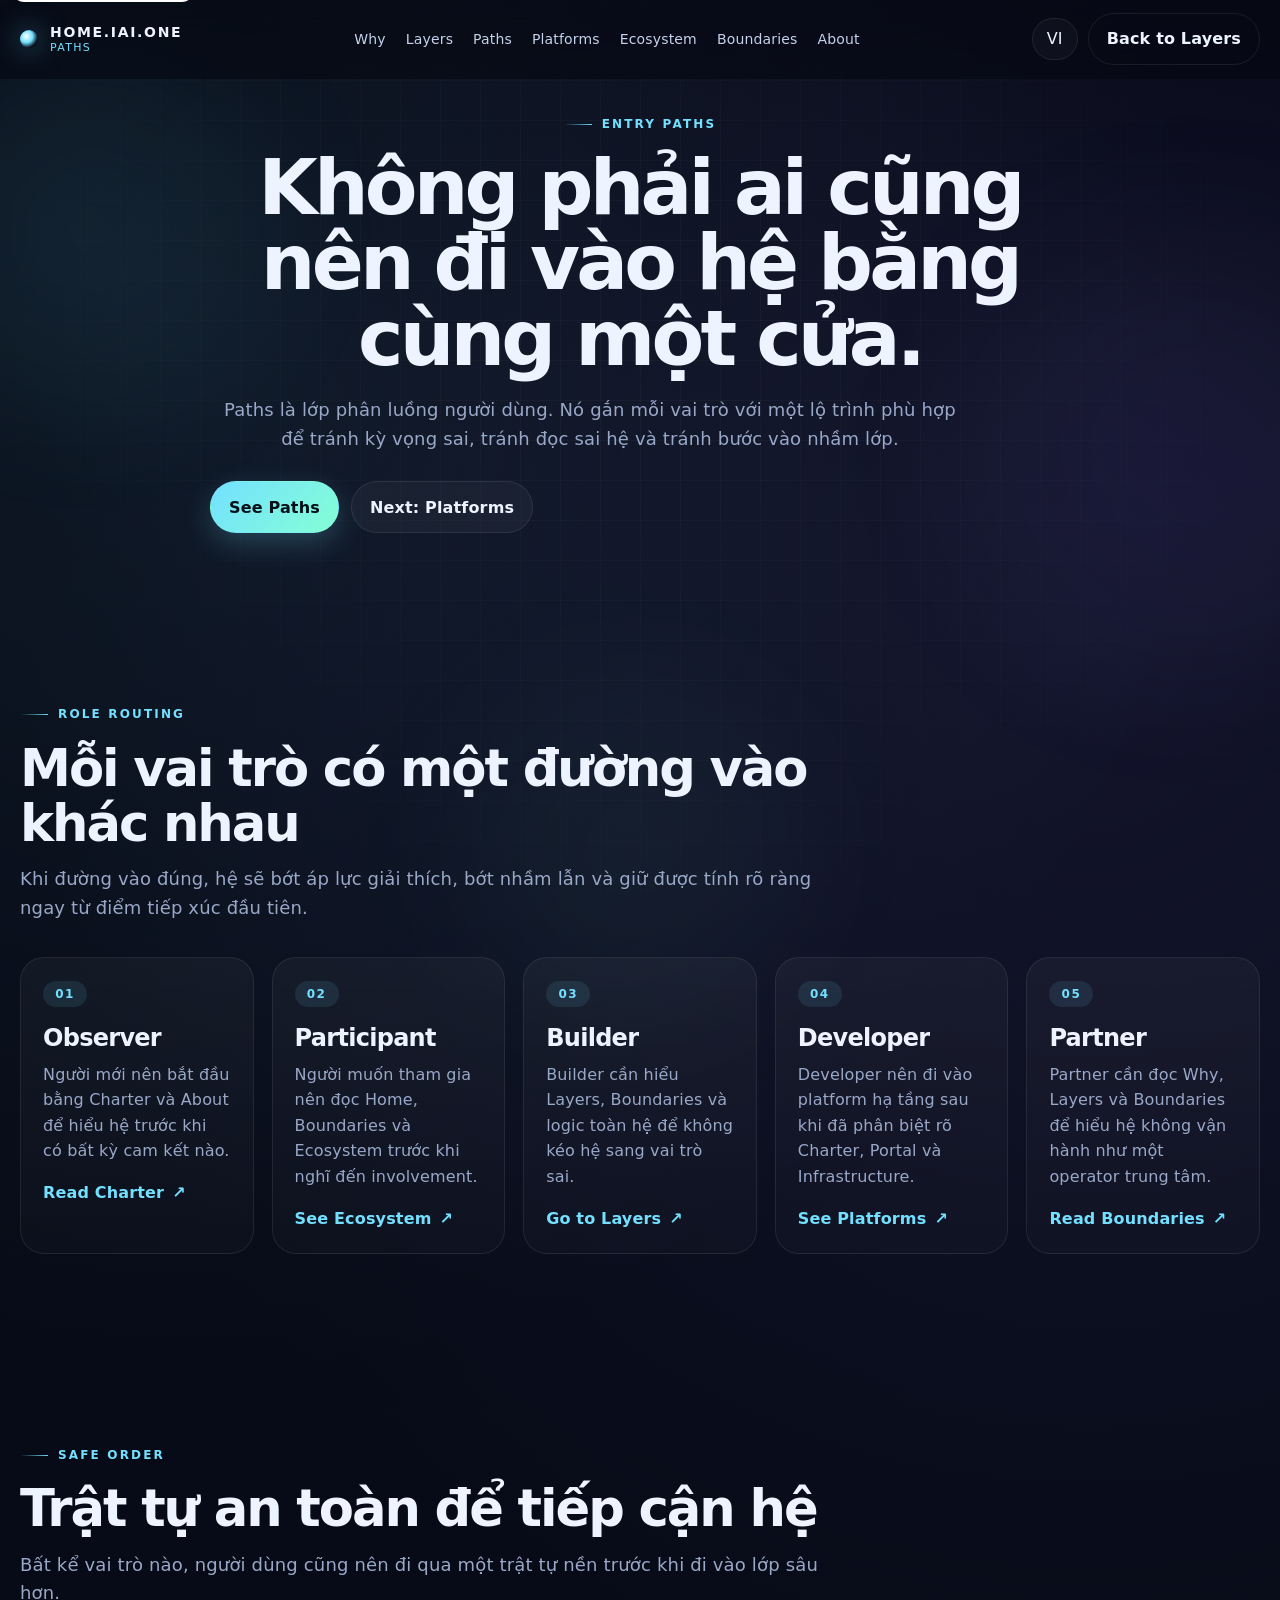
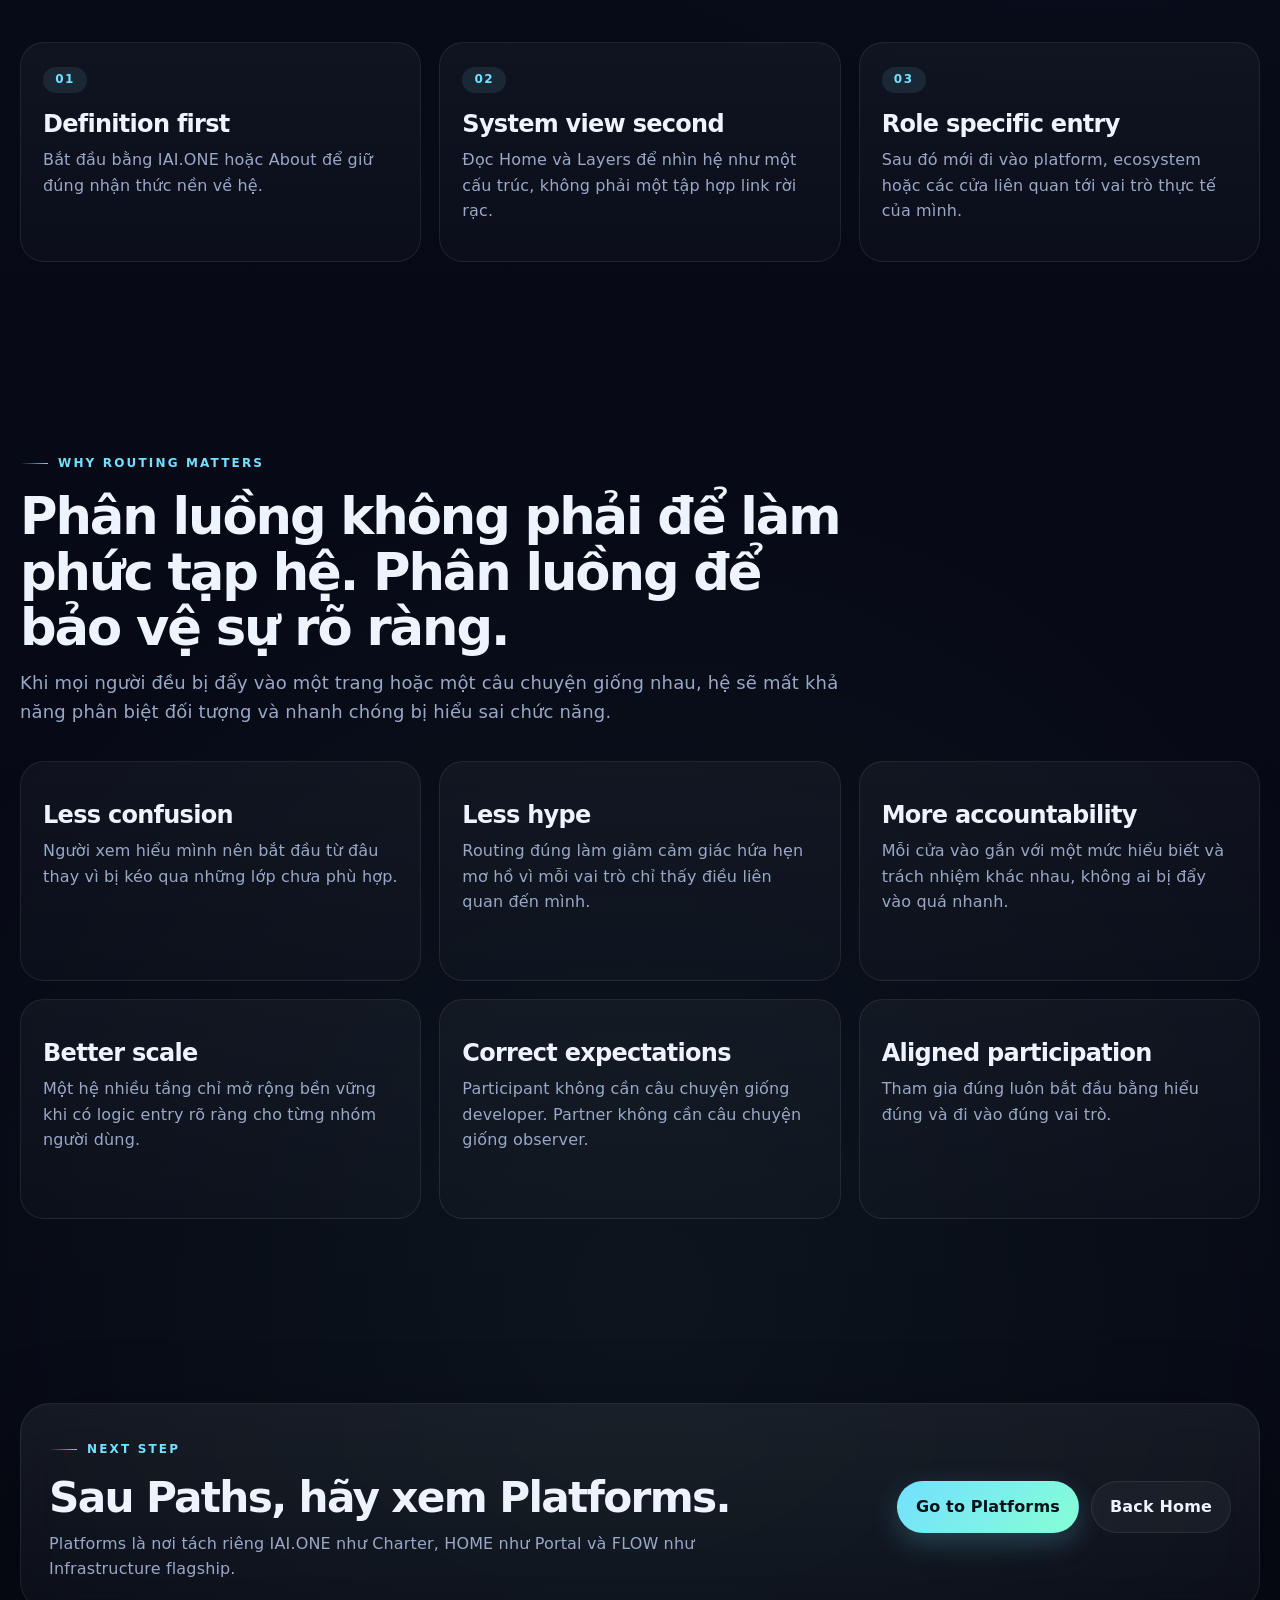
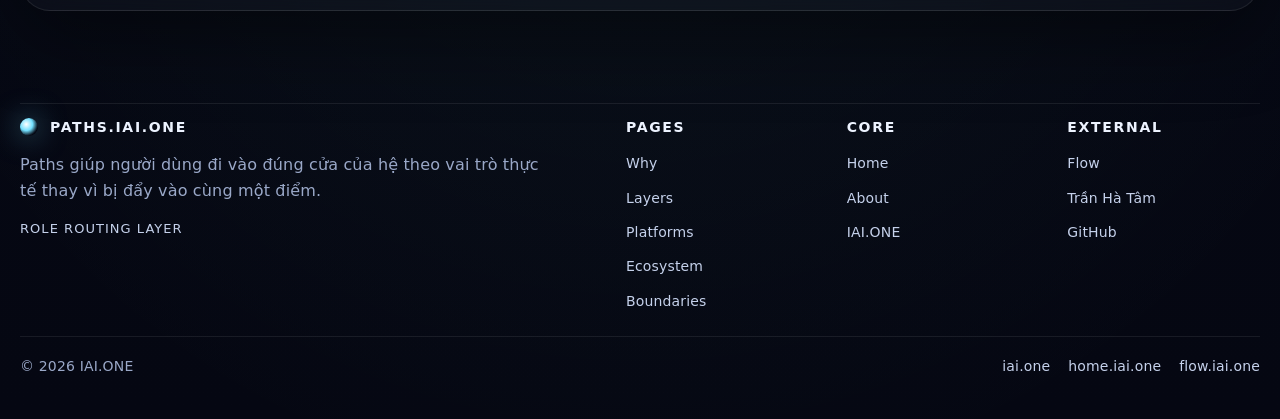
<file: paths.html>
<!doctype html>
<html lang="vi">
<head>
  <meta charset="utf-8" />
  <meta name="viewport" content="width=device-width,initial-scale=1,viewport-fit=cover" />
  <meta name="theme-color" content="#060816" />
  <meta name="color-scheme" content="dark" />
  <meta name="format-detection" content="telephone=no" />

  <title>PATHS.IAI.ONE — Đường đi vào hệ theo từng vai trò</title>
  <meta
    name="description"
    content="Trang PATHS của HOME.IAI.ONE xác định mỗi vai trò nên đi vào hệ như thế nào: observer, participant, builder, developer, partner."
  />
  <meta name="robots" content="index,follow,max-image-preview:large,max-snippet:-1,max-video-preview:-1" />
  <link rel="canonical" href="https://home.iai.one/paths.html" />

  <meta property="og:type" content="website" />
  <meta property="og:site_name" content="IAI.ONE" />
  <meta property="og:title" content="PATHS.IAI.ONE — Đường đi vào hệ theo từng vai trò" />
  <meta
    property="og:description"
    content="Trang PATHS của HOME.IAI.ONE xác định mỗi vai trò nên đi vào hệ như thế nào: observer, participant, builder, developer, partner."
  />
  <meta property="og:url" content="https://home.iai.one/paths.html" />
  <meta property="og:image" content="https://home.iai.one/assets/og-home.jpg" />
  <meta property="og:locale" content="vi_VN" />

  <meta name="twitter:card" content="summary_large_image" />
  <meta name="twitter:title" content="PATHS.IAI.ONE — Đường đi vào hệ theo từng vai trò" />
  <meta
    name="twitter:description"
    content="Trang PATHS của HOME.IAI.ONE xác định mỗi vai trò nên đi vào hệ như thế nào: observer, participant, builder, developer, partner."
  />
  <meta name="twitter:image" content="https://home.iai.one/assets/og-home.jpg" />

  <link rel="stylesheet" href="./style.css" />
  <script defer src="./app.js"></script>
</head>
<body data-page="paths">
  <a class="skip-link" href="#main">Bỏ qua điều hướng</a>

  <div class="site-bg" aria-hidden="true">
    <div class="bg-grid"></div>
    <div class="bg-orb orb-a"></div>
    <div class="bg-orb orb-b"></div>
    <div class="bg-orb orb-c"></div>
  </div>

  <header class="site-header" data-header>
    <div class="container header-inner">
      <a class="brand" href="./index.html" aria-label="HOME.IAI.ONE">
        <span class="brand-mark"></span>
        <span class="brand-copy">
          <strong>HOME.IAI.ONE</strong>
          <em>Paths</em>
        </span>
      </a>

      <nav class="desktop-nav" aria-label="Điều hướng chính">
        <a href="./why.html">Why</a>
        <a href="./layers.html">Layers</a>
        <a href="./paths.html">Paths</a>
        <a href="./platforms.html">Platforms</a>
        <a href="./ecosystem.html">Ecosystem</a>
        <a href="./boundaries.html">Boundaries</a>
        <a href="./about.html">About</a>
      </nav>

      <div class="header-actions">
        <button class="lang-toggle" type="button" data-lang-toggle aria-label="Chuyển đổi ngôn ngữ">
          <span data-lang-label>VI</span>
        </button>

        <a class="button button-ghost desktop-only" href="./layers.html">Back to Layers</a>

        <button
          class="menu-toggle"
          type="button"
          data-menu-toggle
          aria-expanded="false"
          aria-controls="mobileMenu"
          aria-label="Mở menu"
        >
          <span></span>
          <span></span>
        </button>
      </div>
    </div>

    <div class="mobile-menu" id="mobileMenu" data-mobile-menu>
      <nav class="mobile-nav" aria-label="Điều hướng di động">
        <a href="./why.html">Why</a>
        <a href="./layers.html">Layers</a>
        <a href="./paths.html">Paths</a>
        <a href="./platforms.html">Platforms</a>
        <a href="./ecosystem.html">Ecosystem</a>
        <a href="./boundaries.html">Boundaries</a>
        <a href="./about.html">About</a>
        <a href="./index.html">Home</a>
      </nav>
    </div>
  </header>

  <main id="main">
    <section class="hero hero-compact section page-hero">
      <div class="container narrow">
        <div class="hero-copy centered reveal">
          <div class="eyebrow">ENTRY PATHS</div>
          <h1>Không phải ai cũng nên đi vào hệ bằng cùng một cửa.</h1>
          <p class="hero-lead">
            Paths là lớp phân luồng người dùng. Nó gắn mỗi vai trò với một lộ trình phù hợp để tránh kỳ vọng sai, tránh đọc sai hệ và tránh bước vào nhầm lớp.
          </p>

          <div class="hero-actions">
            <a class="button button-primary" href="#path-grid">See Paths</a>
            <a class="button button-secondary" href="./platforms.html">Next: Platforms</a>
          </div>
        </div>
      </div>
    </section>

    <section class="section" id="path-grid">
      <div class="container">
        <div class="section-head reveal">
          <div class="eyebrow">ROLE ROUTING</div>
          <h2>Mỗi vai trò có một đường vào khác nhau</h2>
          <p>
            Khi đường vào đúng, hệ sẽ bớt áp lực giải thích, bớt nhầm lẫn và giữ được tính rõ ràng ngay từ điểm tiếp xúc đầu tiên.
          </p>
        </div>

        <div class="control-grid">
          <article class="control-card reveal">
            <span class="control-badge">01</span>
            <h3>Observer</h3>
            <p>Người mới nên bắt đầu bằng Charter và About để hiểu hệ trước khi có bất kỳ cam kết nào.</p>
            <a href="https://iai.one/" target="_blank" rel="noopener">Read Charter</a>
          </article>

          <article class="control-card reveal">
            <span class="control-badge">02</span>
            <h3>Participant</h3>
            <p>Người muốn tham gia nên đọc Home, Boundaries và Ecosystem trước khi nghĩ đến involvement.</p>
            <a href="./ecosystem.html">See Ecosystem</a>
          </article>

          <article class="control-card reveal">
            <span class="control-badge">03</span>
            <h3>Builder</h3>
            <p>Builder cần hiểu Layers, Boundaries và logic toàn hệ để không kéo hệ sang vai trò sai.</p>
            <a href="./layers.html">Go to Layers</a>
          </article>

          <article class="control-card reveal">
            <span class="control-badge">04</span>
            <h3>Developer</h3>
            <p>Developer nên đi vào platform hạ tầng sau khi đã phân biệt rõ Charter, Portal và Infrastructure.</p>
            <a href="./platforms.html">See Platforms</a>
          </article>

          <article class="control-card reveal">
            <span class="control-badge">05</span>
            <h3>Partner</h3>
            <p>Partner cần đọc Why, Layers và Boundaries để hiểu hệ không vận hành như một operator trung tâm.</p>
            <a href="./boundaries.html">Read Boundaries</a>
          </article>
        </div>
      </div>
    </section>

    <section class="section">
      <div class="container">
        <div class="section-head reveal">
          <div class="eyebrow">SAFE ORDER</div>
          <h2>Trật tự an toàn để tiếp cận hệ</h2>
          <p>
            Bất kể vai trò nào, người dùng cũng nên đi qua một trật tự nền trước khi đi vào lớp sâu hơn.
          </p>
        </div>

        <div class="architecture-grid">
          <article class="feature-card reveal">
            <span class="feature-index">01</span>
            <h3>Definition first</h3>
            <p>Bắt đầu bằng IAI.ONE hoặc About để giữ đúng nhận thức nền về hệ.</p>
          </article>

          <article class="feature-card reveal">
            <span class="feature-index">02</span>
            <h3>System view second</h3>
            <p>Đọc Home và Layers để nhìn hệ như một cấu trúc, không phải một tập hợp link rời rạc.</p>
          </article>

          <article class="feature-card reveal">
            <span class="feature-index">03</span>
            <h3>Role specific entry</h3>
            <p>Sau đó mới đi vào platform, ecosystem hoặc các cửa liên quan tới vai trò thực tế của mình.</p>
          </article>
        </div>
      </div>
    </section>

    <section class="section">
      <div class="container">
        <div class="section-head reveal">
          <div class="eyebrow">WHY ROUTING MATTERS</div>
          <h2>Phân luồng không phải để làm phức tạp hệ. Phân luồng để bảo vệ sự rõ ràng.</h2>
          <p>
            Khi mọi người đều bị đẩy vào một trang hoặc một câu chuyện giống nhau, hệ sẽ mất khả năng phân biệt đối tượng và nhanh chóng bị hiểu sai chức năng.
          </p>
        </div>

        <div class="mission-grid">
          <article class="mission-card reveal">
            <h3>Less confusion</h3>
            <p>Người xem hiểu mình nên bắt đầu từ đâu thay vì bị kéo qua những lớp chưa phù hợp.</p>
          </article>

          <article class="mission-card reveal">
            <h3>Less hype</h3>
            <p>Routing đúng làm giảm cảm giác hứa hẹn mơ hồ vì mỗi vai trò chỉ thấy điều liên quan đến mình.</p>
          </article>

          <article class="mission-card reveal">
            <h3>More accountability</h3>
            <p>Mỗi cửa vào gắn với một mức hiểu biết và trách nhiệm khác nhau, không ai bị đẩy vào quá nhanh.</p>
          </article>

          <article class="mission-card reveal">
            <h3>Better scale</h3>
            <p>Một hệ nhiều tầng chỉ mở rộng bền vững khi có logic entry rõ ràng cho từng nhóm người dùng.</p>
          </article>

          <article class="mission-card reveal">
            <h3>Correct expectations</h3>
            <p>Participant không cần câu chuyện giống developer. Partner không cần câu chuyện giống observer.</p>
          </article>

          <article class="mission-card reveal">
            <h3>Aligned participation</h3>
            <p>Tham gia đúng luôn bắt đầu bằng hiểu đúng và đi vào đúng vai trò.</p>
          </article>
        </div>
      </div>
    </section>

    <section class="section">
      <div class="container">
        <div class="cta-panel glass reveal">
          <div class="cta-copy">
            <div class="eyebrow">NEXT STEP</div>
            <h2>Sau Paths, hãy xem Platforms.</h2>
            <p>
              Platforms là nơi tách riêng IAI.ONE như Charter, HOME như Portal và FLOW như Infrastructure flagship.
            </p>
          </div>

          <div class="cta-actions">
            <a class="button button-primary" href="./platforms.html">Go to Platforms</a>
            <a class="button button-secondary" href="./index.html">Back Home</a>
          </div>
        </div>
      </div>
    </section>
  </main>

  <footer class="site-footer">
    <div class="container footer-grid">
      <div class="footer-brand">
        <div class="footer-logo">
          <span class="logo-mark"></span>
          <strong>PATHS.IAI.ONE</strong>
        </div>
        <p>
          Paths giúp người dùng đi vào đúng cửa của hệ theo vai trò thực tế thay vì bị đẩy vào cùng một điểm.
        </p>
        <div class="footer-meta">
          <span>Role Routing Layer</span>
        </div>
      </div>

      <div class="footer-col">
        <h4>Pages</h4>
        <nav>
          <a href="./why.html">Why</a>
          <a href="./layers.html">Layers</a>
          <a href="./platforms.html">Platforms</a>
          <a href="./ecosystem.html">Ecosystem</a>
          <a href="./boundaries.html">Boundaries</a>
        </nav>
      </div>

      <div class="footer-col">
        <h4>Core</h4>
        <nav>
          <a href="./index.html">Home</a>
          <a href="./about.html">About</a>
          <a href="https://iai.one/" target="_blank" rel="noopener">IAI.ONE</a>
        </nav>
      </div>

      <div class="footer-col">
        <h4>External</h4>
        <nav>
          <a href="https://flow.iai.one/" target="_blank" rel="noopener">Flow</a>
          <a href="https://tranhatam.com/" target="_blank" rel="noopener">Trần Hà Tâm</a>
          <a href="https://github.com/tranhatam-collab/Home.iai.one" target="_blank" rel="noopener">GitHub</a>
        </nav>
      </div>
    </div>

    <div class="footer-bottom">
      <div class="container footer-bottom-inner">
        <span class="copyright">© <span id="year"></span> IAI.ONE</span>
        <div class="footer-links">
          <a href="https://iai.one/" target="_blank" rel="noopener">iai.one</a>
          <a href="https://home.iai.one/" target="_blank" rel="noopener">home.iai.one</a>
          <a href="https://flow.iai.one/" target="_blank" rel="noopener">flow.iai.one</a>
        </div>
      </div>
    </div>
  </footer>
</body>
</html>
</file>
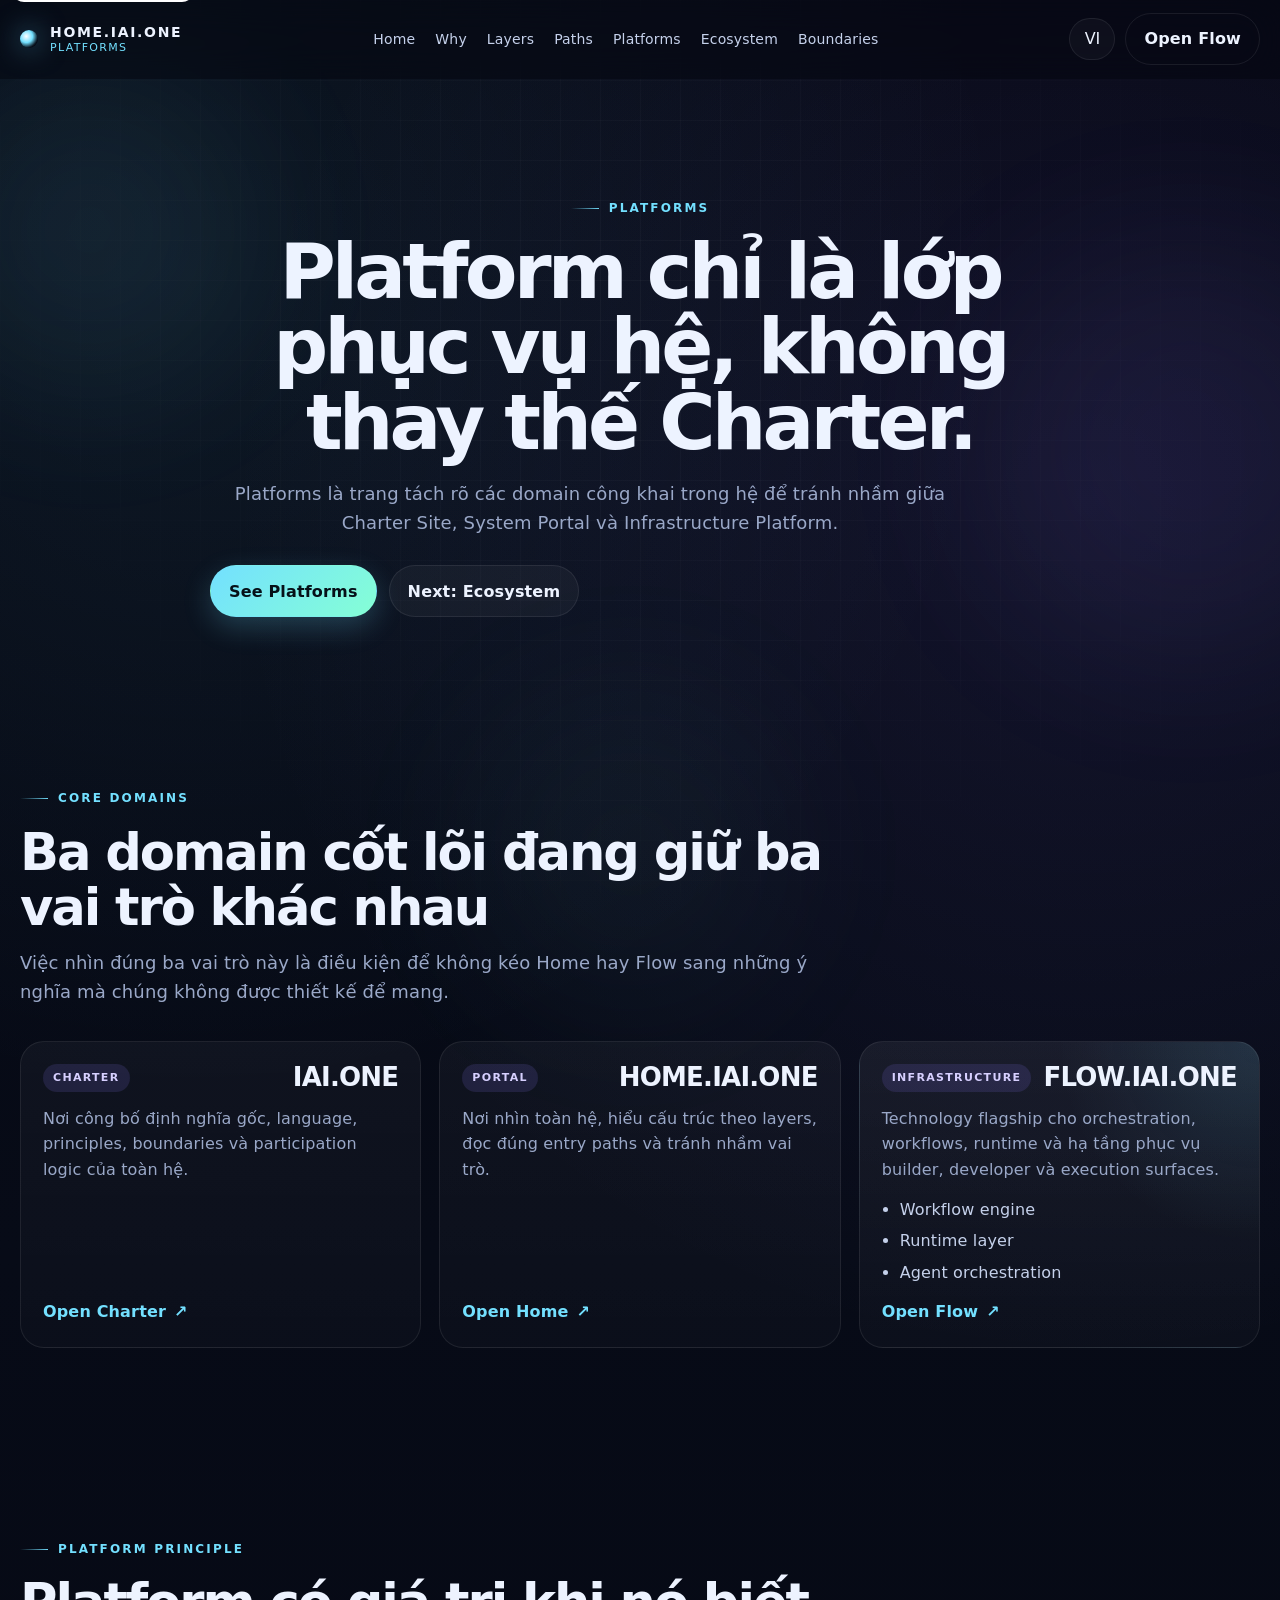
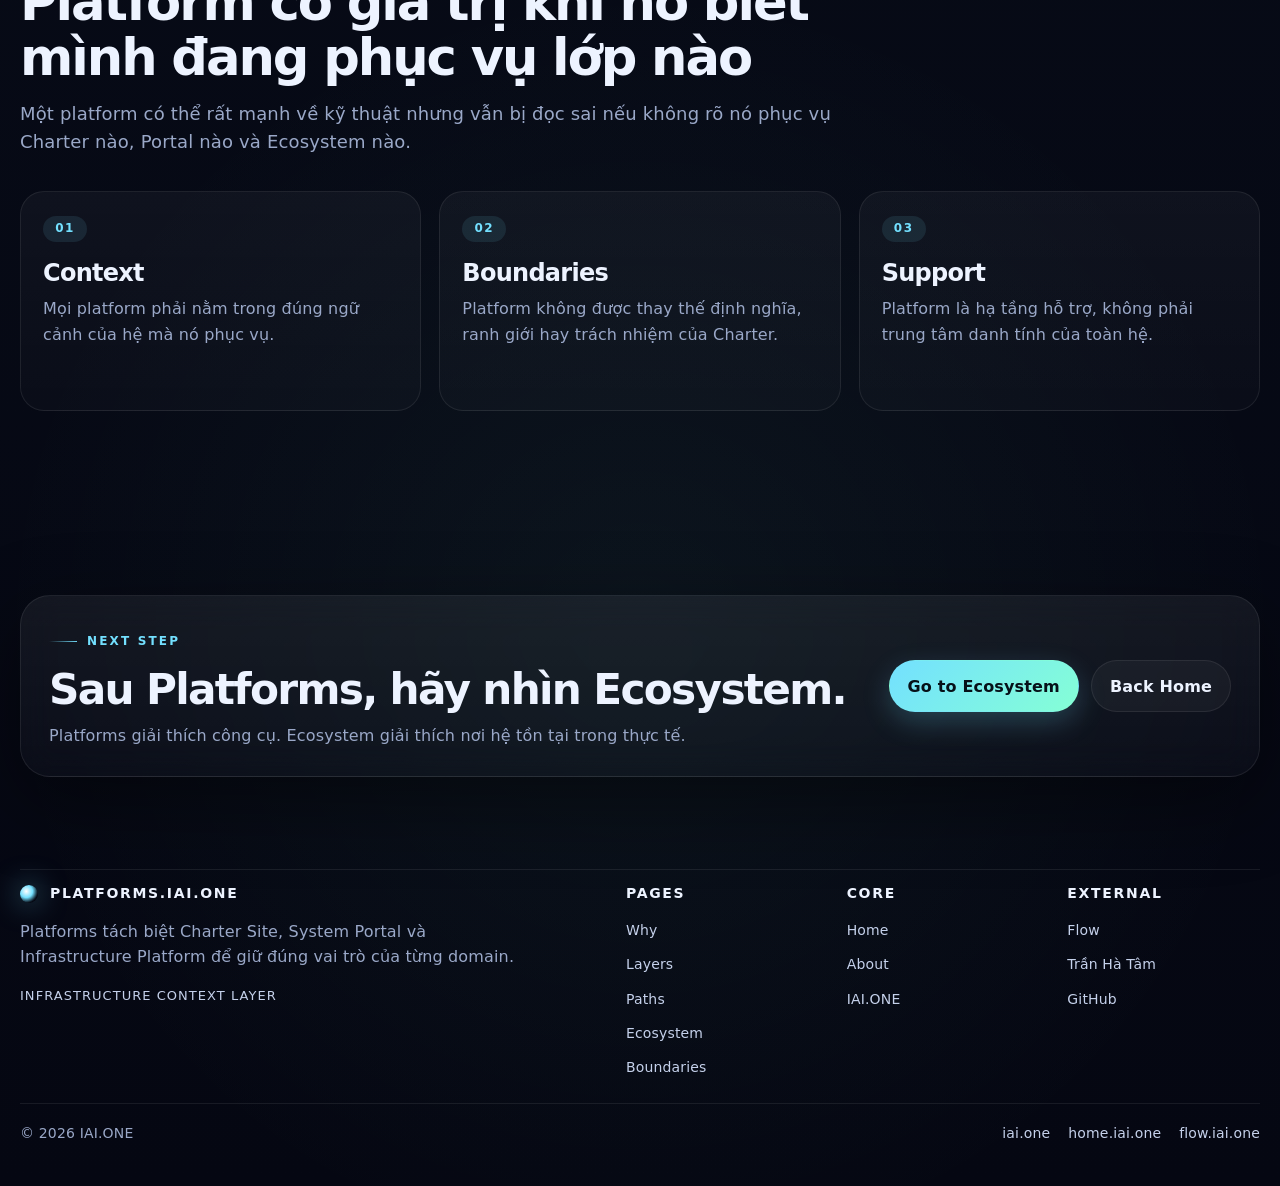
<file: why.html>
<!doctype html>
<html lang="vi">
<head>
  <meta charset="utf-8" />
  <meta name="viewport" content="width=device-width,initial-scale=1,viewport-fit=cover" />
  <meta name="theme-color" content="#060816" />
  <meta name="color-scheme" content="dark" />
  <meta name="format-detection" content="telephone=no" />

  <title>PLATFORMS.IAI.ONE — Các lớp platform phục vụ hệ IAI</title>
  <meta
    name="description"
    content="Trang PLATFORMS của HOME.IAI.ONE phân biệt IAI.ONE như Charter, HOME như Portal và FLOW như Infrastructure flagship."
  />
  <meta name="robots" content="index,follow,max-image-preview:large,max-snippet:-1,max-video-preview:-1" />
  <link rel="canonical" href="https://home.iai.one/platforms.html" />

  <meta property="og:type" content="website" />
  <meta property="og:site_name" content="IAI.ONE" />
  <meta property="og:title" content="PLATFORMS.IAI.ONE — Các lớp platform phục vụ hệ IAI" />
  <meta
    property="og:description"
    content="Trang PLATFORMS của HOME.IAI.ONE phân biệt IAI.ONE như Charter, HOME như Portal và FLOW như Infrastructure flagship."
  />
  <meta property="og:url" content="https://home.iai.one/platforms.html" />
  <meta property="og:image" content="https://home.iai.one/assets/og-home.jpg" />

  <link rel="stylesheet" href="./style.css" />
  <script defer src="./app.js"></script>
</head>
<body data-page="platforms">
  <a class="skip-link" href="#main">Bỏ qua điều hướng</a>

  <div class="site-bg" aria-hidden="true">
    <div class="bg-grid"></div>
    <div class="bg-orb orb-a"></div>
    <div class="bg-orb orb-b"></div>
    <div class="bg-orb orb-c"></div>
  </div>

  <header class="site-header" data-header>
    <div class="container header-inner">
      <a class="brand" href="./index.html" aria-label="HOME.IAI.ONE">
        <span class="brand-mark"></span>
        <span class="brand-copy">
          <strong>HOME.IAI.ONE</strong>
          <em>Platforms</em>
        </span>
      </a>

      <nav class="desktop-nav" aria-label="Điều hướng chính">
        <a href="./index.html">Home</a>
        <a href="./why.html">Why</a>
        <a href="./layers.html">Layers</a>
        <a href="./paths.html">Paths</a>
        <a href="./platforms.html">Platforms</a>
        <a href="./ecosystem.html">Ecosystem</a>
        <a href="./boundaries.html">Boundaries</a>
      </nav>

      <div class="header-actions">
        <button class="lang-toggle" type="button" data-lang-toggle aria-label="Chuyển đổi ngôn ngữ">
          <span data-lang-label>VI</span>
        </button>

        <a class="button button-ghost desktop-only" href="https://flow.iai.one/" target="_blank" rel="noopener">
          Open Flow
        </a>

        <button class="menu-toggle" type="button" data-menu-toggle aria-expanded="false" aria-controls="mobileMenu" aria-label="Mở menu">
          <span></span>
          <span></span>
        </button>
      </div>
    </div>

    <div class="mobile-menu" id="mobileMenu" data-mobile-menu>
      <nav class="mobile-nav" aria-label="Điều hướng di động">
        <a href="./index.html">Home</a>
        <a href="./why.html">Why</a>
        <a href="./layers.html">Layers</a>
        <a href="./paths.html">Paths</a>
        <a href="./platforms.html">Platforms</a>
        <a href="./ecosystem.html">Ecosystem</a>
        <a href="./boundaries.html">Boundaries</a>
      </nav>
    </div>
  </header>

  <main id="main">
    <section class="hero hero-compact section">
      <div class="container narrow">
        <div class="hero-copy centered reveal">
          <div class="eyebrow">PLATFORMS</div>
          <h1>Platform chỉ là lớp phục vụ hệ, không thay thế Charter.</h1>
          <p class="hero-lead">
            Platforms là trang tách rõ các domain công khai trong hệ để tránh nhầm giữa Charter Site, System Portal và Infrastructure Platform.
          </p>

          <div class="hero-actions">
            <a class="button button-primary" href="#platform-grid">See Platforms</a>
            <a class="button button-secondary" href="./ecosystem.html">Next: Ecosystem</a>
          </div>
        </div>
      </div>
    </section>

    <section class="section" id="platform-grid">
      <div class="container">
        <div class="section-head reveal">
          <div class="eyebrow">CORE DOMAINS</div>
          <h2>Ba domain cốt lõi đang giữ ba vai trò khác nhau</h2>
          <p>
            Việc nhìn đúng ba vai trò này là điều kiện để không kéo Home hay Flow sang những ý nghĩa mà chúng không được thiết kế để mang.
          </p>
        </div>

        <div class="platform-grid">
          <article class="platform-card reveal">
            <div class="platform-top">
              <span class="platform-badge">Charter</span>
              <h3>IAI.ONE</h3>
            </div>
            <p>
              Nơi công bố định nghĩa gốc, language, principles, boundaries và participation logic của toàn hệ.
            </p>
            <a href="https://iai.one/" target="_blank" rel="noopener">Open Charter</a>
          </article>

          <article class="platform-card reveal">
            <div class="platform-top">
              <span class="platform-badge">Portal</span>
              <h3>HOME.IAI.ONE</h3>
            </div>
            <p>
              Nơi nhìn toàn hệ, hiểu cấu trúc theo layers, đọc đúng entry paths và tránh nhầm vai trò.
            </p>
            <a href="./index.html">Open Home</a>
          </article>

          <article class="platform-card featured reveal">
            <div class="platform-top">
              <span class="platform-badge">Infrastructure</span>
              <h3>FLOW.IAI.ONE</h3>
            </div>
            <p>
              Technology flagship cho orchestration, workflows, runtime và hạ tầng phục vụ builder, developer và execution surfaces.
            </p>
            <ul class="platform-points">
              <li>Workflow engine</li>
              <li>Runtime layer</li>
              <li>Agent orchestration</li>
            </ul>
            <a href="https://flow.iai.one/" target="_blank" rel="noopener">Open Flow</a>
          </article>
        </div>
      </div>
    </section>

    <section class="section">
      <div class="container">
        <div class="section-head reveal">
          <div class="eyebrow">PLATFORM PRINCIPLE</div>
          <h2>Platform có giá trị khi nó biết mình đang phục vụ lớp nào</h2>
          <p>
            Một platform có thể rất mạnh về kỹ thuật nhưng vẫn bị đọc sai nếu không rõ nó phục vụ Charter nào, Portal nào và Ecosystem nào.
          </p>
        </div>

        <div class="architecture-grid">
          <article class="feature-card reveal">
            <span class="feature-index">01</span>
            <h3>Context</h3>
            <p>Mọi platform phải nằm trong đúng ngữ cảnh của hệ mà nó phục vụ.</p>
          </article>

          <article class="feature-card reveal">
            <span class="feature-index">02</span>
            <h3>Boundaries</h3>
            <p>Platform không được thay thế định nghĩa, ranh giới hay trách nhiệm của Charter.</p>
          </article>

          <article class="feature-card reveal">
            <span class="feature-index">03</span>
            <h3>Support</h3>
            <p>Platform là hạ tầng hỗ trợ, không phải trung tâm danh tính của toàn hệ.</p>
          </article>
        </div>
      </div>
    </section>

    <section class="section">
      <div class="container">
        <div class="cta-panel glass reveal">
          <div class="cta-copy">
            <div class="eyebrow">NEXT STEP</div>
            <h2>Sau Platforms, hãy nhìn Ecosystem.</h2>
            <p>
              Platforms giải thích công cụ. Ecosystem giải thích nơi hệ tồn tại trong thực tế.
            </p>
          </div>

          <div class="cta-actions">
            <a class="button button-primary" href="./ecosystem.html">Go to Ecosystem</a>
            <a class="button button-secondary" href="./index.html">Back Home</a>
          </div>
        </div>
      </div>
    </section>
  </main>

  <footer class="site-footer">
    <div class="container footer-grid">
      <div class="footer-brand">
        <div class="footer-logo">
          <span class="logo-mark"></span>
          <strong>PLATFORMS.IAI.ONE</strong>
        </div>
        <p>
          Platforms tách biệt Charter Site, System Portal và Infrastructure Platform để giữ đúng vai trò của từng domain.
        </p>
        <div class="footer-meta">
          <span>Infrastructure Context Layer</span>
        </div>
      </div>

      <div class="footer-col">
        <h4>Pages</h4>
        <nav>
          <a href="./why.html">Why</a>
          <a href="./layers.html">Layers</a>
          <a href="./paths.html">Paths</a>
          <a href="./ecosystem.html">Ecosystem</a>
          <a href="./boundaries.html">Boundaries</a>
        </nav>
      </div>

      <div class="footer-col">
        <h4>Core</h4>
        <nav>
          <a href="./index.html">Home</a>
          <a href="./about.html">About</a>
          <a href="https://iai.one/" target="_blank" rel="noopener">IAI.ONE</a>
        </nav>
      </div>

      <div class="footer-col">
        <h4>External</h4>
        <nav>
          <a href="https://flow.iai.one/" target="_blank" rel="noopener">Flow</a>
          <a href="https://tranhatam.com/" target="_blank" rel="noopener">Trần Hà Tâm</a>
          <a href="https://github.com/tranhatam-collab/Home.iai.one" target="_blank" rel="noopener">GitHub</a>
        </nav>
      </div>
    </div>

    <div class="footer-bottom">
      <div class="container footer-bottom-inner">
        <span class="copyright">© <span id="year"></span> IAI.ONE</span>
        <div class="footer-links">
          <a href="https://iai.one/" target="_blank" rel="noopener">iai.one</a>
          <a href="https://home.iai.one/" target="_blank" rel="noopener">home.iai.one</a>
          <a href="https://flow.iai.one/" target="_blank" rel="noopener">flow.iai.one</a>
        </div>
      </div>
    </div>
  </footer>
</body>
</html>
</file>
<file: style.css>
:root{
  --bg:#060816;
  --bg-soft:#0b1020;
  --bg-elev:#0e152b;
  --panel:rgba(15,20,37,.72);
  --panel-strong:rgba(12,18,32,.9);

  --text:#edf3ff;
  --muted:#9aa8c8;
  --muted-2:#c5d1eb;

  --line:rgba(255,255,255,.08);
  --line-strong:rgba(255,255,255,.16);

  --accent:#73e0ff;
  --accent-2:#8f7cff;
  --accent-3:#85ffd5;
  --danger:#ff7d98;

  --shadow:0 24px 80px rgba(0,0,0,.45);
  --shadow-soft:0 14px 40px rgba(0,0,0,.28);
  --glow:0 0 0 1px rgba(255,255,255,.06), 0 12px 44px rgba(5,12,28,.42);

  --container:min(1240px, calc(100vw - 32px));
  --header-h:78px;
  --transition:260ms cubic-bezier(.22,.61,.36,1);
  --transition-slow:560ms cubic-bezier(.2,.7,.2,1);
  --blur:18px;
  --radius-sm:18px;
  --radius-md:24px;
  --radius-lg:32px;
  --radius-xl:40px;
}

*,
*::before,
*::after{
  box-sizing:border-box;
}

html{
  scroll-behavior:smooth;
}

body{
  margin:0;
  min-width:320px;
  color:var(--text);
  background:
    radial-gradient(circle at 15% 10%, rgba(115,224,255,.08), transparent 30%),
    radial-gradient(circle at 85% 18%, rgba(143,124,255,.10), transparent 34%),
    radial-gradient(circle at 50% 80%, rgba(133,255,213,.05), transparent 28%),
    linear-gradient(180deg, #050712 0%, #070b17 45%, #050712 100%);
  font:400 16px/1.6 Inter, ui-sans-serif, system-ui, -apple-system, BlinkMacSystemFont, "Segoe UI", sans-serif;
  letter-spacing:.01em;
  overflow-x:hidden;
  text-rendering:optimizeLegibility;
  -webkit-font-smoothing:antialiased;
  -moz-osx-font-smoothing:grayscale;
}

img{
  display:block;
  max-width:100%;
}

a{
  color:inherit;
  text-decoration:none;
}

button,
input,
textarea,
select{
  font:inherit;
}

button{
  border:0;
  background:none;
  color:inherit;
  cursor:pointer;
}

::selection{
  background:rgba(115,224,255,.22);
  color:var(--text);
}

.skip-link{
  position:absolute;
  top:-44px;
  left:12px;
  z-index:400;
  padding:10px 14px;
  border-radius:12px;
  background:#fff;
  color:#000;
  transition:top var(--transition);
}

.skip-link:focus{
  top:12px;
}

.site-bg{
  position:fixed;
  inset:0;
  z-index:-10;
  pointer-events:none;
}

.bg-grid{
  position:absolute;
  inset:0;
  background-image:
    linear-gradient(rgba(255,255,255,.03) 1px, transparent 1px),
    linear-gradient(90deg, rgba(255,255,255,.03) 1px, transparent 1px);
  background-size:40px 40px;
  mask-image:radial-gradient(circle at 50% 35%, #000, transparent 82%);
}

.bg-orb{
  position:absolute;
  border-radius:50%;
  filter:blur(90px);
  opacity:.42;
}

.orb-a{
  width:320px;
  height:320px;
  left:-70px;
  top:70px;
  background:rgba(115,224,255,.18);
  animation:floatA 16s ease-in-out infinite;
}

.orb-b{
  width:420px;
  height:420px;
  right:-120px;
  top:240px;
  background:rgba(143,124,255,.18);
  animation:floatB 18s ease-in-out infinite;
}

.orb-c{
  width:340px;
  height:340px;
  left:36%;
  bottom:-120px;
  background:rgba(133,255,213,.10);
  animation:floatC 20s ease-in-out infinite;
}

@keyframes floatA{
  0%,100%{ transform:translate3d(0,0,0); }
  50%{ transform:translate3d(28px,34px,0); }
}

@keyframes floatB{
  0%,100%{ transform:translate3d(0,0,0); }
  50%{ transform:translate3d(-34px,38px,0); }
}

@keyframes floatC{
  0%,100%{ transform:translate3d(0,0,0); }
  50%{ transform:translate3d(22px,-24px,0); }
}

@keyframes spinA{
  from{ transform:rotate(0deg); }
  to{ transform:rotate(360deg); }
}

@keyframes spinB{
  from{ transform:rotate(360deg); }
  to{ transform:rotate(0deg); }
}

.container{
  width:var(--container);
  margin:0 auto;
}

.narrow{
  max-width:860px;
}

.centered{
  text-align:center;
  margin-inline:auto;
}

.section{
  position:relative;
  padding:92px 0;
}

.hero{
  min-height:calc(100vh - var(--header-h));
  display:flex;
  align-items:center;
  padding-top:44px;
}

.hero-compact{
  min-height:auto;
  padding-top:112px;
  padding-bottom:72px;
}

.eyebrow{
  display:inline-flex;
  align-items:center;
  gap:10px;
  margin-bottom:16px;
  color:var(--accent);
  font-size:12px;
  font-weight:800;
  letter-spacing:.18em;
  text-transform:uppercase;
}

.eyebrow::before{
  content:"";
  width:28px;
  height:1px;
  background:linear-gradient(90deg, rgba(115,224,255,0), rgba(115,224,255,.95));
}

.glass{
  background:linear-gradient(180deg, rgba(255,255,255,.06), rgba(255,255,255,.025));
  border:1px solid var(--line);
  box-shadow:var(--shadow);
  backdrop-filter:blur(var(--blur));
  -webkit-backdrop-filter:blur(var(--blur));
}

.site-header{
  position:sticky;
  top:0;
  z-index:120;
  background:rgba(4,7,16,.52);
  border-bottom:1px solid transparent;
  backdrop-filter:blur(18px);
  -webkit-backdrop-filter:blur(18px);
  transition:background var(--transition), border-color var(--transition), box-shadow var(--transition);
}

.site-header.is-scrolled{
  background:rgba(4,7,16,.82);
  border-color:var(--line);
  box-shadow:0 10px 40px rgba(0,0,0,.28);
}

.header-inner{
  min-height:var(--header-h);
  display:flex;
  align-items:center;
  justify-content:space-between;
  gap:18px;
}

.brand{
  display:flex;
  align-items:center;
  gap:12px;
  min-width:0;
}

.brand-mark,
.logo-mark{
  width:18px;
  height:18px;
  flex:0 0 auto;
  border-radius:50%;
  background:
    radial-gradient(circle at 35% 35%, #fff, var(--accent) 38%, rgba(115,224,255,.12) 66%, transparent 72%);
  box-shadow:0 0 28px rgba(115,224,255,.5);
}

.brand-copy{
  display:flex;
  flex-direction:column;
  gap:2px;
  line-height:1.05;
}

.brand-copy strong{
  font-size:14px;
  letter-spacing:.12em;
  text-transform:uppercase;
}

.brand-copy em{
  font-style:normal;
  color:var(--muted);
  font-size:11px;
  letter-spacing:.12em;
  text-transform:uppercase;
}

.desktop-nav{
  display:flex;
  align-items:center;
  gap:20px;
  flex-wrap:wrap;
}

.desktop-nav a,
.mobile-nav a,
.footer-col nav a,
.footer-links a{
  position:relative;
  color:var(--muted-2);
  font-size:14px;
  transition:color var(--transition), opacity var(--transition);
}

.desktop-nav a::after,
.mobile-nav a::after,
.footer-col nav a::after,
.footer-links a::after{
  content:"";
  position:absolute;
  left:0;
  bottom:-8px;
  width:100%;
  height:1px;
  background:linear-gradient(90deg, rgba(115,224,255,.95), rgba(143,124,255,.95));
  transform:scaleX(0);
  transform-origin:left;
  transition:transform var(--transition);
}

.desktop-nav a:hover,
.desktop-nav a:focus-visible,
.mobile-nav a:hover,
.mobile-nav a:focus-visible,
.footer-col nav a:hover,
.footer-col nav a:focus-visible,
.footer-links a:hover,
.footer-links a:focus-visible{
  color:var(--text);
}

.desktop-nav a:hover::after,
.desktop-nav a:focus-visible::after,
.mobile-nav a:hover::after,
.mobile-nav a:focus-visible::after,
.footer-col nav a:hover::after,
.footer-col nav a:focus-visible::after,
.footer-links a:hover::after,
.footer-links a:focus-visible::after{
  transform:scaleX(1);
}

.desktop-nav a[aria-current="page"],
.mobile-nav a[aria-current="page"]{
  color:var(--text);
}

.desktop-nav a[aria-current="page"]::after,
.mobile-nav a[aria-current="page"]::after{
  transform:scaleX(1);
}

.header-actions{
  display:flex;
  align-items:center;
  gap:10px;
  flex:0 0 auto;
}

.lang-toggle{
  min-width:46px;
  height:42px;
  padding:0 12px;
  border-radius:999px;
  border:1px solid var(--line);
  background:rgba(255,255,255,.03);
  color:var(--text);
  transition:transform var(--transition), background var(--transition), border-color var(--transition), box-shadow var(--transition);
}

.lang-toggle:hover{
  transform:translateY(-1px);
  background:rgba(255,255,255,.06);
  border-color:var(--line-strong);
  box-shadow:var(--shadow-soft);
}

.menu-toggle{
  display:none;
  width:46px;
  height:42px;
  border-radius:14px;
  border:1px solid var(--line);
  position:relative;
  background:rgba(255,255,255,.03);
}

.menu-toggle span{
  position:absolute;
  left:12px;
  right:12px;
  height:1.5px;
  background:#fff;
  transition:transform var(--transition), top var(--transition), opacity var(--transition);
}

.menu-toggle span:first-child{ top:16px; }
.menu-toggle span:last-child{ top:24px; }

.menu-toggle.is-active span:first-child{
  top:20px;
  transform:rotate(45deg);
}

.menu-toggle.is-active span:last-child{
  top:20px;
  transform:rotate(-45deg);
}

.mobile-menu{
  display:none;
  border-top:1px solid var(--line);
  background:rgba(4,7,16,.94);
}

.mobile-menu.is-open{
  display:block;
}

.mobile-nav{
  display:flex;
  flex-direction:column;
  gap:18px;
  padding:18px 16px 22px;
}

.button{
  display:inline-flex;
  align-items:center;
  justify-content:center;
  gap:10px;
  min-height:52px;
  padding:0 18px;
  border-radius:999px;
  font-weight:800;
  transition:transform var(--transition), box-shadow var(--transition), border-color var(--transition), background var(--transition), color var(--transition);
  border:1px solid transparent;
  white-space:nowrap;
}

.button:hover{
  transform:translateY(-2px);
}

.button-primary{
  color:#061018;
  background:linear-gradient(135deg, var(--accent), var(--accent-3));
  box-shadow:0 10px 28px rgba(115,224,255,.22);
}

.button-primary:hover{
  box-shadow:0 18px 38px rgba(115,224,255,.18);
}

.button-secondary{
  color:var(--text);
  background:rgba(255,255,255,.04);
  border-color:var(--line);
}

.button-secondary:hover{
  background:rgba(255,255,255,.08);
  border-color:var(--line-strong);
}

.button-ghost{
  color:var(--text);
  background:transparent;
  border-color:var(--line);
}

.button-ghost:hover{
  background:rgba(255,255,255,.06);
  border-color:var(--line-strong);
}

.hero-grid{
  display:grid;
  grid-template-columns:minmax(0,1.06fr) minmax(320px,.94fr);
  gap:40px;
  align-items:center;
}

.hero-copy h1{
  margin:0;
  font-size:clamp(42px, 6vw, 82px);
  line-height:.98;
  letter-spacing:-.05em;
  max-width:900px;
}

.hero-lead{
  margin:20px 0 0;
  max-width:760px;
  color:var(--muted);
  font-size:18px;
}

.hero-actions{
  display:flex;
  flex-wrap:wrap;
  gap:12px;
  margin-top:28px;
}

.hero-metrics{
  margin:30px 0 0;
  padding:0;
  list-style:none;
  display:grid;
  grid-template-columns:repeat(3, minmax(0,1fr));
  gap:14px;
}

.metric-card{
  min-height:122px;
  padding:18px;
  border-radius:20px;
  border:1px solid var(--line);
  background:linear-gradient(180deg, rgba(255,255,255,.05), rgba(255,255,255,.025));
  box-shadow:var(--shadow-soft);
}

.metric-card strong{
  display:block;
  font-size:34px;
  line-height:1;
  letter-spacing:-.04em;
}

.metric-card span{
  display:block;
  margin-top:10px;
  color:var(--muted);
  font-size:14px;
}

.hero-panel{
  min-height:620px;
  border-radius:30px;
  padding:18px;
  overflow:hidden;
  position:relative;
}

.hero-panel::before{
  content:"";
  position:absolute;
  inset:0;
  background:
    radial-gradient(circle at 75% 20%, rgba(115,224,255,.10), transparent 24%),
    radial-gradient(circle at 24% 74%, rgba(143,124,255,.10), transparent 26%);
  pointer-events:none;
}

.panel-top{
  display:flex;
  gap:8px;
  position:relative;
  z-index:2;
}

.window-dot{
  width:9px;
  height:9px;
  border-radius:50%;
  background:rgba(255,255,255,.34);
}

.portal-core{
  position:relative;
  min-height:448px;
  display:grid;
  place-items:center;
  z-index:2;
}

.core-ring{
  position:absolute;
  border-radius:50%;
  border:1px solid rgba(255,255,255,.07);
}

.ring-a{
  width:360px;
  height:360px;
  animation:spinA 18s linear infinite;
}

.ring-b{
  width:258px;
  height:258px;
  border-color:rgba(115,224,255,.2);
  animation:spinB 14s linear infinite;
}

.ring-c{
  width:420px;
  height:420px;
  border-style:dashed;
  border-color:rgba(143,124,255,.12);
  animation:spinA 28s linear infinite;
}

.core-center{
  position:relative;
  z-index:2;
  width:156px;
  height:156px;
  border-radius:50%;
  display:grid;
  place-items:center;
  text-align:center;
  background:
    radial-gradient(circle at 35% 35%, rgba(255,255,255,.96), rgba(115,224,255,.22) 42%, rgba(8,14,28,.96) 72%);
  border:1px solid rgba(255,255,255,.14);
  box-shadow:0 0 44px rgba(115,224,255,.22);
}

.core-center span{
  display:block;
  font-size:34px;
  font-weight:800;
  letter-spacing:.14em;
}

.core-center small{
  font-size:11px;
  color:var(--muted-2);
  letter-spacing:.14em;
  text-transform:uppercase;
}

.orbit-node{
  position:absolute;
  z-index:2;
  min-width:84px;
  height:42px;
  padding:0 12px;
  border-radius:999px;
  border:1px solid var(--line);
  background:rgba(255,255,255,.05);
  color:var(--text);
  font-size:12px;
  font-weight:800;
  letter-spacing:.1em;
  transition:transform var(--transition), background var(--transition), border-color var(--transition), box-shadow var(--transition);
}

.orbit-node:hover{
  transform:scale(1.05);
  background:rgba(255,255,255,.09);
  border-color:var(--line-strong);
  box-shadow:var(--shadow-soft);
}

.node-1{ top:52px; left:50%; transform:translateX(-50%); }
.node-2{ top:132px; right:48px; }
.node-3{ bottom:126px; right:52px; }
.node-4{ bottom:60px; left:50%; transform:translateX(-50%); }
.node-5{ top:132px; left:48px; }

.portal-status{
  display:grid;
  grid-template-columns:repeat(3,1fr);
  gap:12px;
  position:relative;
  z-index:2;
}

.status-box{
  padding:14px;
  border-radius:18px;
  border:1px solid var(--line);
  background:rgba(255,255,255,.03);
}

.status-box span{
  display:block;
  color:var(--muted);
  font-size:12px;
  letter-spacing:.08em;
  text-transform:uppercase;
}

.status-box strong{
  display:block;
  margin-top:4px;
  font-size:15px;
}

.section-intro{
  padding-top:18px;
}

.intro-banner{
  display:grid;
  grid-template-columns:minmax(0,1.2fr) minmax(280px,.8fr);
  gap:22px;
  border-radius:28px;
  padding:28px;
}

.intro-copy h2{
  margin:0 0 10px;
  font-size:clamp(28px, 3.5vw, 44px);
  line-height:1.08;
  letter-spacing:-.04em;
}

.intro-copy p{
  margin:0;
  color:var(--muted);
}

.intro-mini-grid{
  display:grid;
  grid-template-columns:repeat(2, minmax(0,1fr));
  gap:14px;
  align-content:start;
}

.mini-box{
  min-height:112px;
  padding:18px;
  border-radius:20px;
  border:1px solid var(--line);
  background:linear-gradient(180deg, rgba(255,255,255,.05), rgba(255,255,255,.025));
}

.mini-box strong{
  display:block;
  font-size:28px;
  line-height:1;
  letter-spacing:-.04em;
}

.mini-box span{
  display:block;
  margin-top:10px;
  color:var(--muted);
  font-size:14px;
}

.section-head{
  max-width:840px;
  margin-bottom:34px;
}

.section-head h2{
  margin:0 0 14px;
  font-size:clamp(32px, 4vw, 56px);
  line-height:1.08;
  letter-spacing:-.04em;
}

.section-head p{
  margin:0;
  color:var(--muted);
  font-size:18px;
}

.architecture-grid,
.platform-grid,
.mission-grid,
.control-grid{
  display:grid;
  gap:18px;
}

.architecture-grid,
.platform-grid,
.mission-grid{
  grid-template-columns:repeat(3, minmax(0,1fr));
}

.control-grid{
  grid-template-columns:repeat(5, minmax(0,1fr));
}

.feature-card,
.mission-card,
.control-card{
  min-height:220px;
  padding:22px;
  border-radius:24px;
  border:1px solid var(--line);
  background:linear-gradient(180deg, rgba(255,255,255,.04), rgba(255,255,255,.02));
  transition:transform var(--transition), border-color var(--transition), box-shadow var(--transition), background var(--transition);
}

.feature-card:hover,
.mission-card:hover,
.control-card:hover{
  transform:translateY(-4px);
  border-color:var(--line-strong);
  box-shadow:var(--shadow-soft);
  background:linear-gradient(180deg, rgba(255,255,255,.055), rgba(255,255,255,.025));
}

.feature-index,
.control-badge{
  display:inline-flex;
  min-width:44px;
  height:26px;
  align-items:center;
  justify-content:center;
  border-radius:999px;
  background:rgba(115,224,255,.10);
  color:var(--accent);
  font-size:12px;
  font-weight:800;
  letter-spacing:.12em;
}

.feature-card h3,
.mission-card h3,
.control-card h3{
  margin:18px 0 10px;
  font-size:24px;
  line-height:1.1;
  letter-spacing:-.03em;
}

.feature-card p,
.mission-card p,
.control-card p{
  margin:0;
  color:var(--muted);
}

.control-card{
  min-height:180px;
}

.control-card a{
  margin-top:16px;
  display:inline-flex;
  align-items:center;
  gap:8px;
  color:var(--accent);
  font-weight:800;
}

.control-card a::after{
  content:"↗";
}

.platform-card{
  display:flex;
  flex-direction:column;
  gap:14px;
  min-height:250px;
  padding:22px;
  border-radius:24px;
  border:1px solid var(--line);
  background:linear-gradient(180deg, rgba(255,255,255,.04), rgba(255,255,255,.02));
  transition:transform var(--transition), border-color var(--transition), box-shadow var(--transition), background var(--transition);
}

.platform-card:hover{
  transform:translateY(-4px);
  border-color:var(--line-strong);
  box-shadow:var(--shadow-soft);
}

.platform-card.featured{
  background:
    radial-gradient(circle at top right, rgba(115,224,255,.12), transparent 40%),
    linear-gradient(180deg, rgba(255,255,255,.06), rgba(255,255,255,.025));
}

.platform-top{
  display:flex;
  align-items:flex-start;
  justify-content:space-between;
  gap:12px;
}

.platform-top h3{
  margin:0;
  font-size:26px;
  line-height:1.06;
  letter-spacing:-.03em;
}

.platform-badge{
  display:inline-flex;
  align-items:center;
  min-height:28px;
  padding:0 10px;
  border-radius:999px;
  background:rgba(143,124,255,.14);
  color:#d7d0ff;
  font-size:11px;
  font-weight:800;
  letter-spacing:.12em;
  text-transform:uppercase;
}

.platform-card p{
  margin:0;
  color:var(--muted);
}

.platform-points{
  margin:0;
  padding-left:18px;
  color:var(--muted-2);
}

.platform-points li + li{
  margin-top:6px;
}

.platform-card a{
  margin-top:auto;
  display:inline-flex;
  align-items:center;
  gap:8px;
  color:var(--accent);
  font-weight:800;
}

.platform-card a::after{
  content:"↗";
}

.flow-grid{
  display:grid;
  grid-template-columns:minmax(0,1fr) minmax(320px,.92fr);
  gap:24px;
  align-items:center;
}

.flow-checklist{
  display:grid;
  gap:12px;
  margin:26px 0 28px;
}

.check-item{
  padding:16px 18px;
  border-radius:18px;
  border:1px solid var(--line);
  background:rgba(255,255,255,.03);
}

.check-item strong{
  display:block;
  margin-bottom:4px;
  font-size:15px;
}

.check-item span{
  color:var(--muted);
  font-size:15px;
}

.flow-board{
  border-radius:28px;
  padding:20px;
}

.board-row{
  display:grid;
  grid-template-columns:1fr 44px 1fr;
  gap:14px;
  align-items:center;
  margin-bottom:14px;
}

.board-box{
  min-height:130px;
  padding:18px;
  border-radius:20px;
  border:1px solid var(--line);
  background:rgba(255,255,255,.03);
  display:flex;
  flex-direction:column;
  justify-content:space-between;
}

.board-box.active{
  background:
    radial-gradient(circle at top right, rgba(115,224,255,.15), transparent 40%),
    rgba(255,255,255,.05);
  border-color:rgba(115,224,255,.24);
}

.board-box span{
  color:var(--muted);
  font-size:12px;
  letter-spacing:.12em;
  text-transform:uppercase;
}

.board-box strong{
  font-size:18px;
  line-height:1.2;
}

.board-arrow{
  position:relative;
  height:2px;
  border-radius:999px;
  background:linear-gradient(90deg, rgba(115,224,255,.25), rgba(143,124,255,.85));
}

.board-arrow::after{
  content:"";
  position:absolute;
  right:-1px;
  top:50%;
  width:8px;
  height:8px;
  border-top:2px solid rgba(143,124,255,.95);
  border-right:2px solid rgba(143,124,255,.95);
  transform:translateY(-50%) rotate(45deg);
}

.board-footer{
  display:flex;
  align-items:center;
  justify-content:space-between;
  gap:12px;
  padding-top:6px;
  color:var(--muted);
  font-size:14px;
}

.board-footer strong{
  color:var(--text);
}

.universe-map,
.ecosystem-map{
  position:relative;
  min-height:620px;
  border-radius:32px;
  overflow:hidden;
  background:
    radial-gradient(circle at center, rgba(115,224,255,.08), transparent 30%),
    linear-gradient(180deg, rgba(255,255,255,.04), rgba(255,255,255,.02));
}

.universe-map::before,
.universe-map::after,
.ecosystem-map::before,
.ecosystem-map::after{
  content:"";
  position:absolute;
  left:50%;
  top:50%;
  transform:translate(-50%,-50%);
  border-radius:50%;
  border:1px solid rgba(255,255,255,.06);
}

.universe-map::before,
.ecosystem-map::before{
  width:420px;
  height:420px;
}

.universe-map::after,
.ecosystem-map::after{
  width:280px;
  height:280px;
}

.universe-center,
.ecosystem-center{
  position:absolute;
  left:50%;
  top:50%;
  transform:translate(-50%,-50%);
  width:220px;
  min-height:220px;
  border-radius:50%;
  display:grid;
  place-items:center;
  text-align:center;
  z-index:2;
  background:
    radial-gradient(circle at 35% 35%, rgba(255,255,255,.96), rgba(115,224,255,.22) 38%, rgba(7,11,22,.96) 72%);
  border:1px solid rgba(255,255,255,.14);
  box-shadow:0 0 36px rgba(115,224,255,.16);
  padding:18px;
}

.universe-center strong,
.ecosystem-center strong{
  display:block;
  font-size:28px;
  letter-spacing:.08em;
  line-height:1.05;
}

.universe-center span,
.ecosystem-center span{
  display:block;
  max-width:170px;
  color:var(--muted);
  font-size:13px;
  line-height:1.4;
  margin-top:8px;
}

.universe-node,
.ecosystem-node{
  position:absolute;
  min-width:92px;
  height:44px;
  padding:0 12px;
  border-radius:999px;
  border:1px solid var(--line);
  background:rgba(255,255,255,.05);
  color:var(--text);
  font-size:12px;
  font-weight:800;
  letter-spacing:.08em;
  transition:transform var(--transition), background var(--transition), border-color var(--transition), box-shadow var(--transition);
}

.universe-node:hover,
.ecosystem-node:hover{
  transform:translateY(-2px) scale(1.03);
  background:rgba(255,255,255,.09);
  border-color:var(--line-strong);
  box-shadow:var(--shadow-soft);
}

.e1{ left:50%; top:46px; transform:translateX(-50%); }
.e2{ right:120px; top:110px; }
.e3{ right:52px; top:248px; }
.e4{ right:110px; bottom:118px; }
.e5{ left:50%; bottom:38px; transform:translateX(-50%); }
.e6{ left:110px; bottom:118px; }
.e7{ left:52px; top:248px; }
.e8{ left:120px; top:110px; }

.ecosystem-shell{
  border-radius:32px;
  overflow:hidden;
}

.cta-panel{
  display:flex;
  align-items:center;
  justify-content:space-between;
  gap:24px;
  padding:28px;
  border-radius:30px;
}

.cta-copy h2{
  margin:0 0 10px;
  font-size:clamp(28px, 3.3vw, 44px);
  line-height:1.08;
  letter-spacing:-.04em;
}

.cta-copy p{
  margin:0;
  color:var(--muted);
  max-width:720px;
}

.cta-actions{
  display:flex;
  flex-wrap:wrap;
  gap:12px;
}

.site-footer{
  padding:0 0 42px;
}

.footer-grid{
  display:grid;
  grid-template-columns:minmax(0,1.2fr) repeat(3, minmax(160px,.4fr));
  gap:28px;
  padding-top:12px;
  border-top:1px solid var(--line);
}

.footer-logo{
  display:flex;
  align-items:center;
  gap:12px;
  margin-bottom:14px;
}

.footer-logo strong{
  font-size:14px;
  letter-spacing:.12em;
  text-transform:uppercase;
}

.footer-brand p{
  margin:0 0 12px;
  color:var(--muted);
  max-width:520px;
}

.footer-meta span{
  color:var(--muted-2);
  font-size:13px;
  letter-spacing:.08em;
  text-transform:uppercase;
}

.footer-col h4{
  margin:0 0 14px;
  font-size:14px;
  letter-spacing:.12em;
  text-transform:uppercase;
}

.footer-col nav{
  display:flex;
  flex-direction:column;
  gap:12px;
}

.footer-bottom{
  margin-top:24px;
}

.footer-bottom-inner{
  display:flex;
  align-items:center;
  justify-content:space-between;
  gap:20px;
  padding-top:18px;
  border-top:1px solid var(--line);
}

.footer-links{
  display:flex;
  flex-wrap:wrap;
  gap:18px;
}

.copyright{
  color:var(--muted);
  font-size:14px;
}

.reveal{
  opacity:0;
  transform:translateY(22px);
  transition:opacity var(--transition-slow), transform var(--transition-slow);
}

.reveal.is-visible{
  opacity:1;
  transform:none;
}

.desktop-only{
  display:inline-flex;
}

.page-hero{
  padding-top:28px;
}

.page-hero .hero-copy h1{
  max-width:960px;
}

body[data-page="about"] .brand-copy em,
body[data-page="why"] .brand-copy em,
body[data-page="layers"] .brand-copy em,
body[data-page="paths"] .brand-copy em,
body[data-page="platforms"] .brand-copy em,
body[data-page="ecosystem"] .brand-copy em,
body[data-page="boundaries"] .brand-copy em{
  color:var(--accent);
}

@media (max-width:1180px){
  .hero-grid,
  .flow-grid,
  .intro-banner{
    grid-template-columns:1fr;
  }

  .architecture-grid,
  .platform-grid,
  .mission-grid{
    grid-template-columns:repeat(2, minmax(0,1fr));
  }

  .control-grid{
    grid-template-columns:repeat(3, minmax(0,1fr));
  }

  .footer-grid{
    grid-template-columns:1fr 1fr;
  }

  .hero-panel{
    min-height:560px;
  }
}

@media (max-width:960px){
  .desktop-nav{
    gap:16px;
  }

  .desktop-nav a{
    font-size:13px;
  }
}

@media (max-width:860px){
  .desktop-nav,
  .desktop-only{
    display:none;
  }

  .menu-toggle{
    display:inline-flex;
  }

  .section{
    padding:78px 0;
  }

  .hero{
    min-height:auto;
    padding-top:24px;
  }

  .hero-copy h1{
    font-size:clamp(36px, 12vw, 62px);
  }

  .hero-metrics,
  .architecture-grid,
  .platform-grid,
  .mission-grid,
  .control-grid,
  .footer-grid{
    grid-template-columns:1fr;
  }

  .portal-status{
    grid-template-columns:1fr;
  }

  .cta-panel,
  .footer-bottom-inner{
    flex-direction:column;
    align-items:flex-start;
  }

  .ecosystem-map{
    min-height:760px;
  }

  .ecosystem-center{
    width:180px;
    min-height:180px;
  }

  .e1{ top:28px; }
  .e2{ top:108px; right:18px; }
  .e3{ top:236px; right:14px; }
  .e4{ right:18px; bottom:154px; }
  .e5{ bottom:24px; }
  .e6{ left:18px; bottom:154px; }
  .e7{ left:14px; top:236px; }
  .e8{ left:18px; top:108px; }
}

@media (max-width:560px){
  :root{
    --container:min(1240px, calc(100vw - 24px));
  }

  .header-inner{
    min-height:70px;
  }

  .brand-copy em{
    display:none;
  }

  .hero-actions,
  .cta-actions{
    width:100%;
  }

  .hero-actions .button,
  .cta-actions .button{
    width:100%;
  }

  .hero-panel{
    min-height:500px;
    padding:14px;
    border-radius:24px;
  }

  .ring-a{
    width:280px;
    height:280px;
  }

  .ring-b{
    width:196px;
    height:196px;
  }

  .ring-c{
    width:332px;
    height:332px;
  }

  .core-center{
    width:132px;
    height:132px;
  }

  .core-center span{
    font-size:28px;
  }

  .node-1{ top:38px; }
  .node-2{ top:102px; right:12px; }
  .node-3{ bottom:92px; right:12px; }
  .node-4{ bottom:38px; }
  .node-5{ top:102px; left:12px; }

  .cta-panel{
    padding:22px;
    border-radius:24px;
  }

  .universe-center strong,
  .ecosystem-center strong{
    font-size:24px;
  }

  .section-head h2{
    font-size:clamp(28px, 10vw, 44px);
  }
}

@media (prefers-reduced-motion:reduce){
  html{
    scroll-behavior:auto;
  }

  *,
  *::before,
  *::after{
    animation:none !important;
    transition:none !important;
  }

  .reveal{
    opacity:1 !important;
    transform:none !important;
  }
}
</file>
